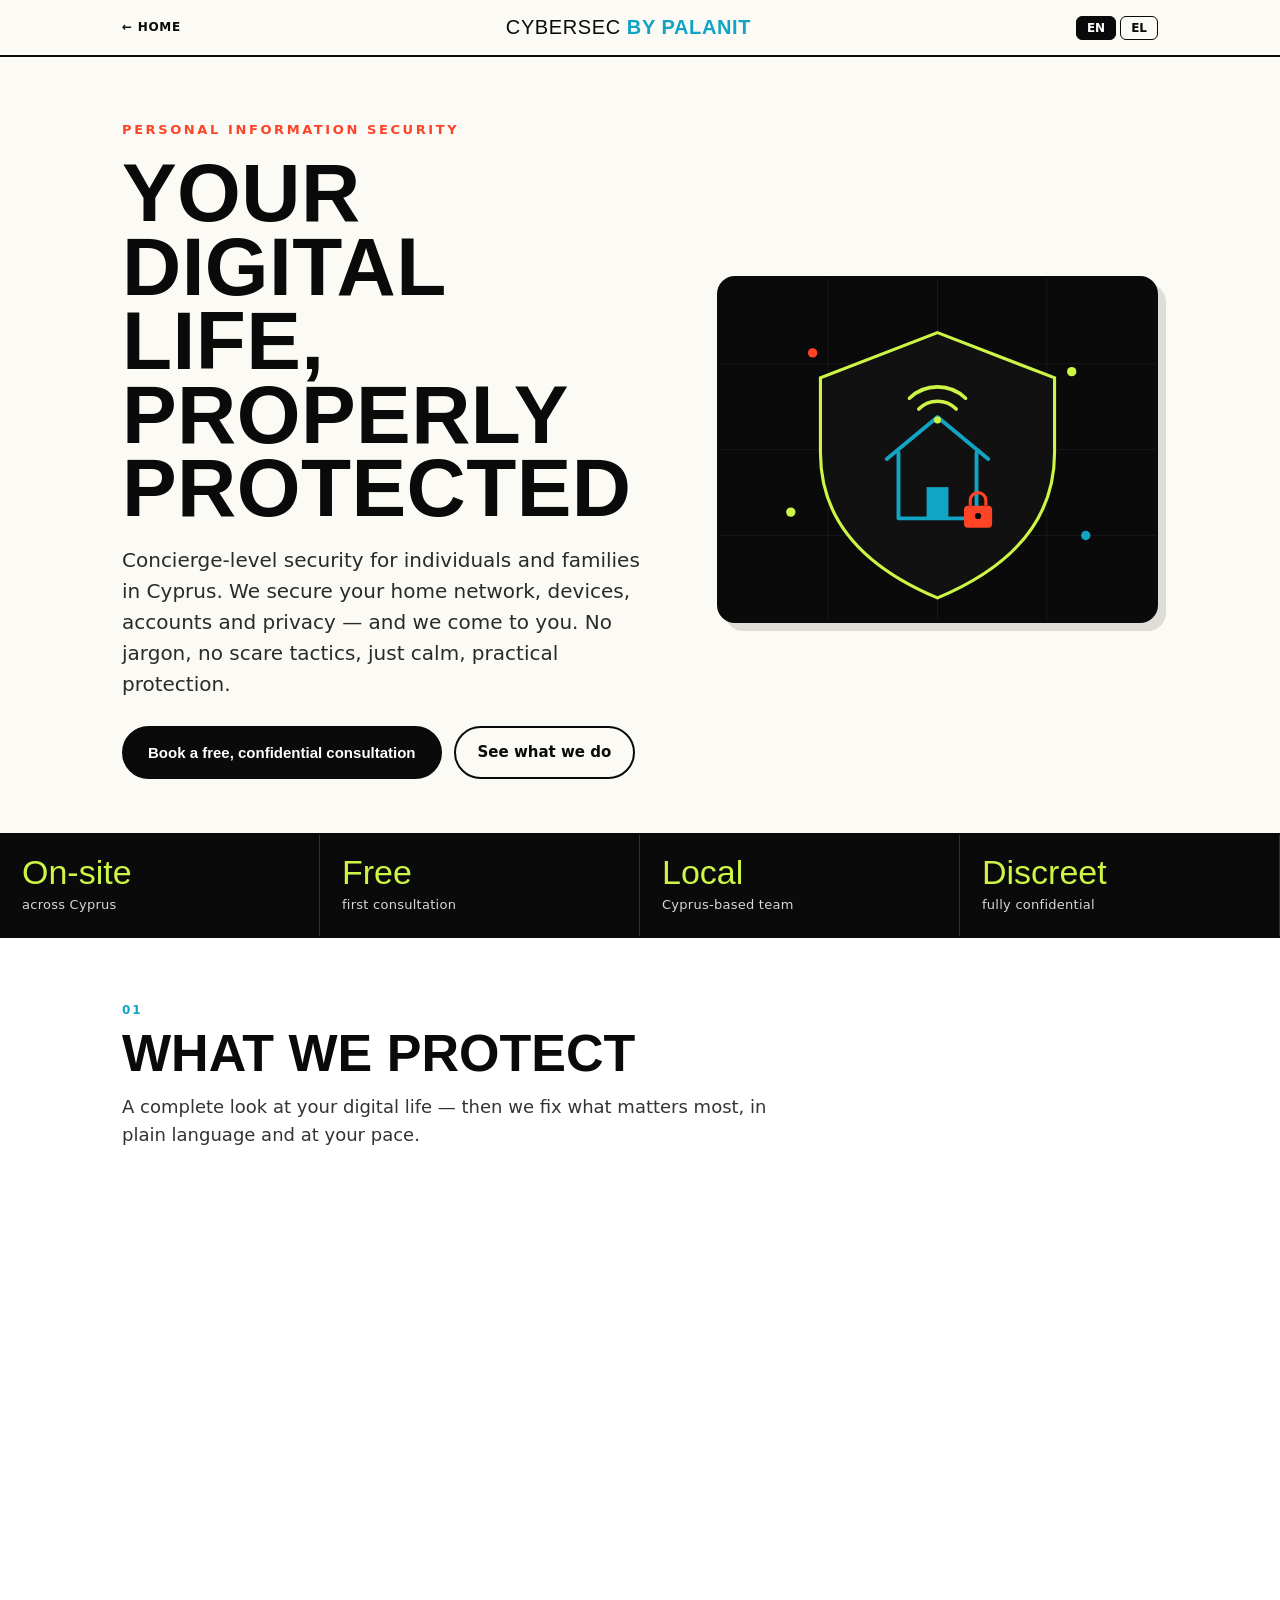
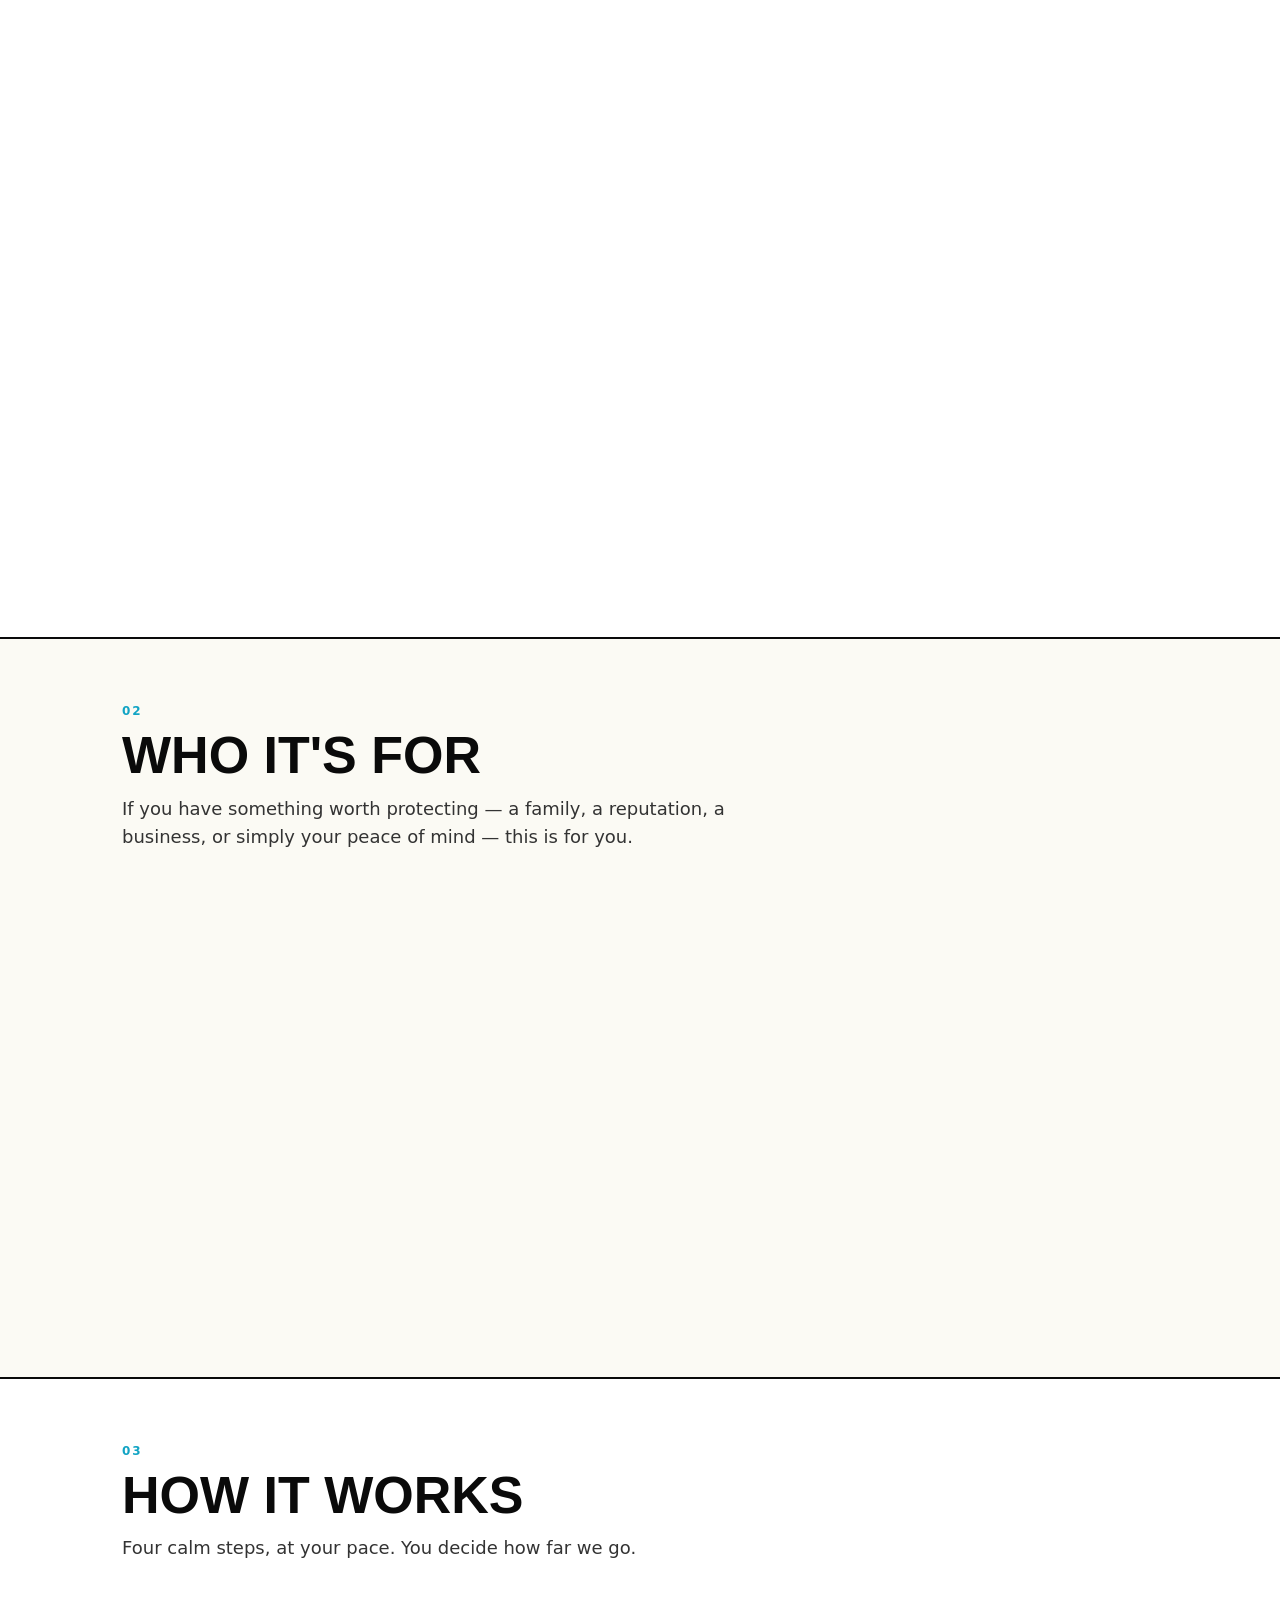
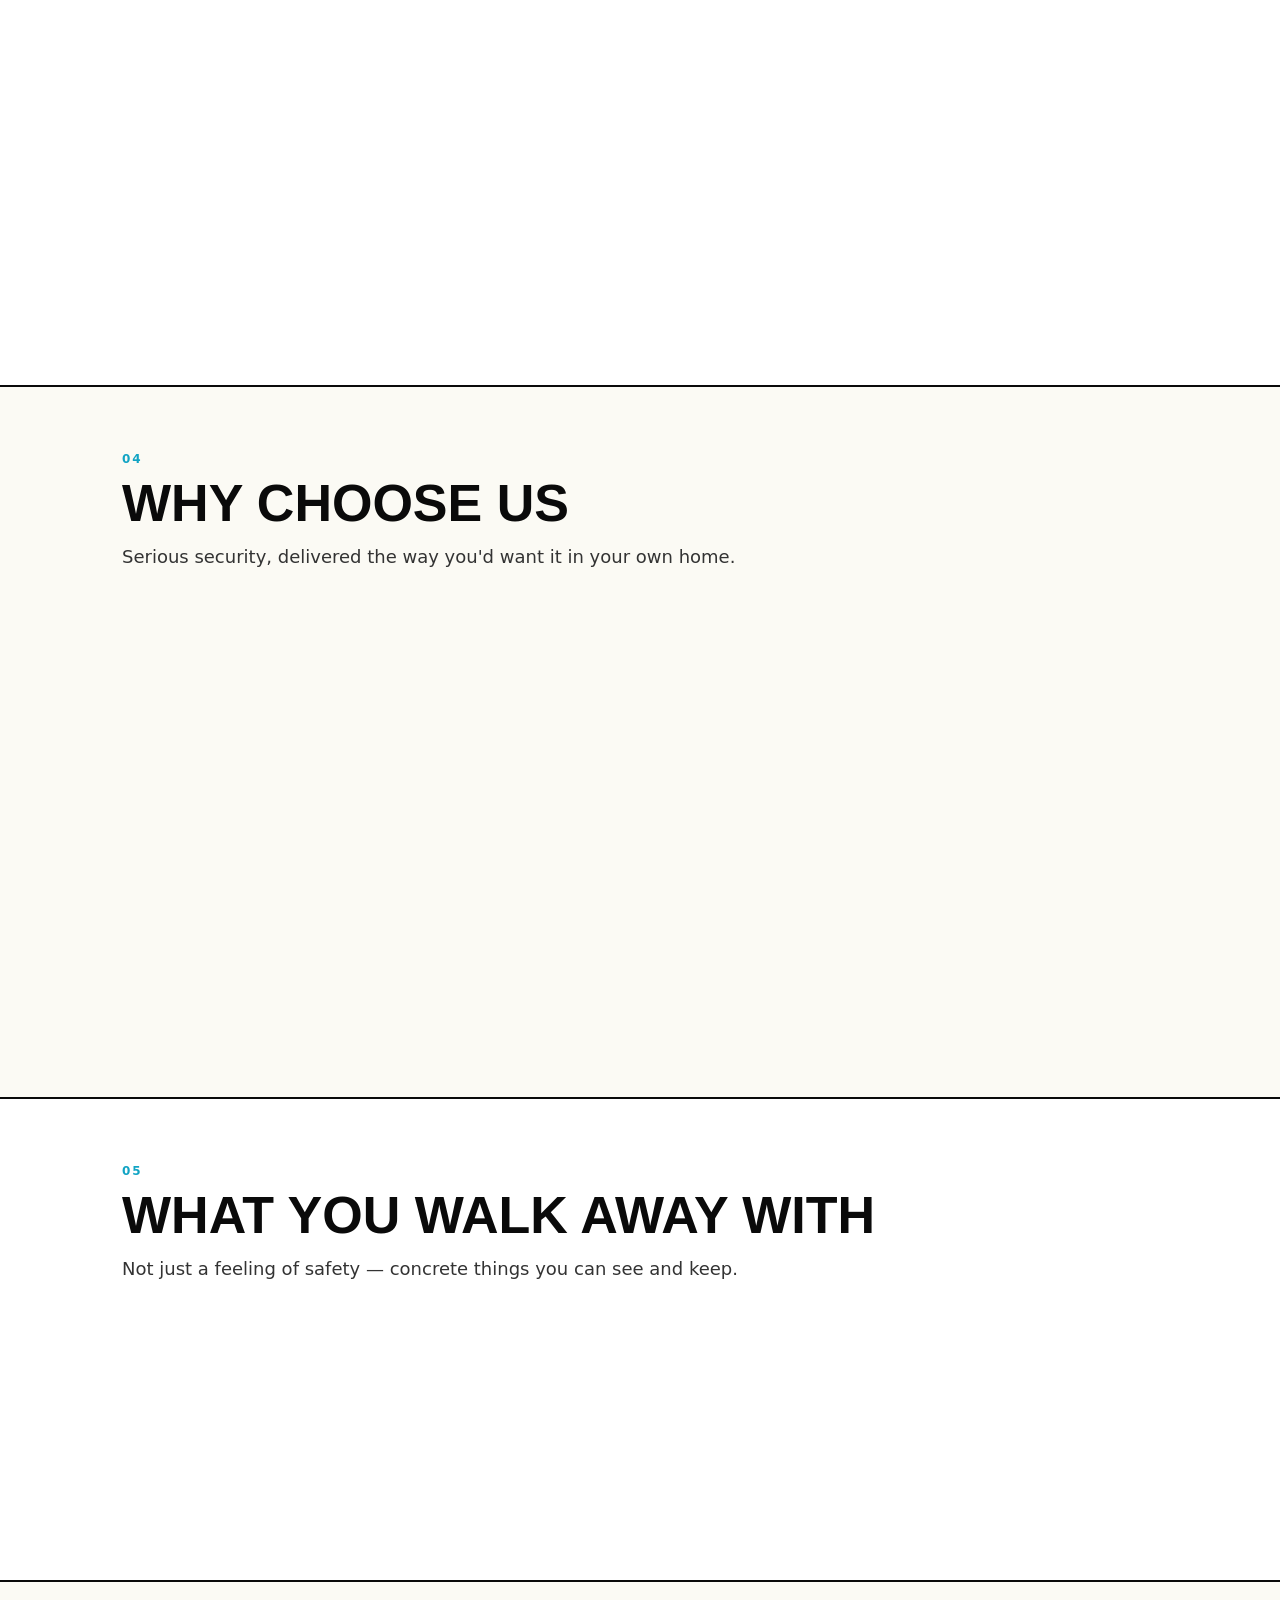
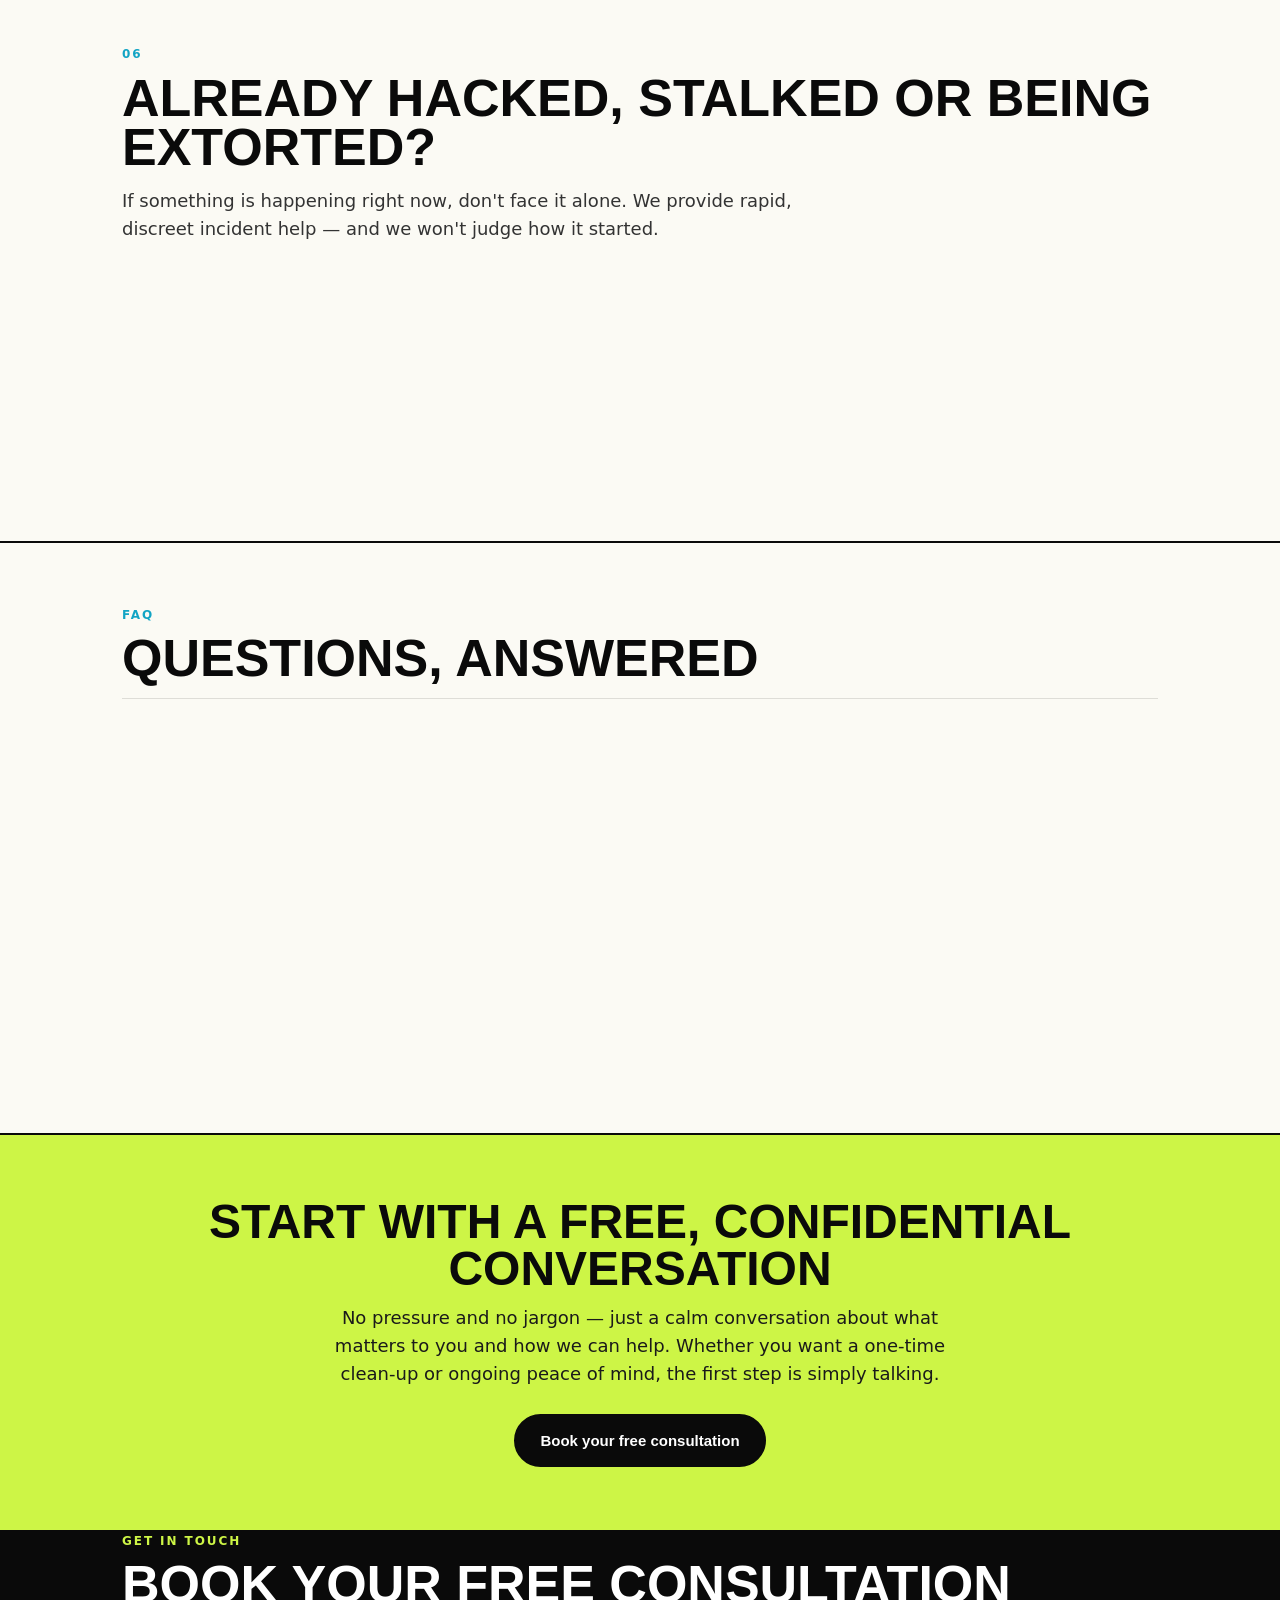
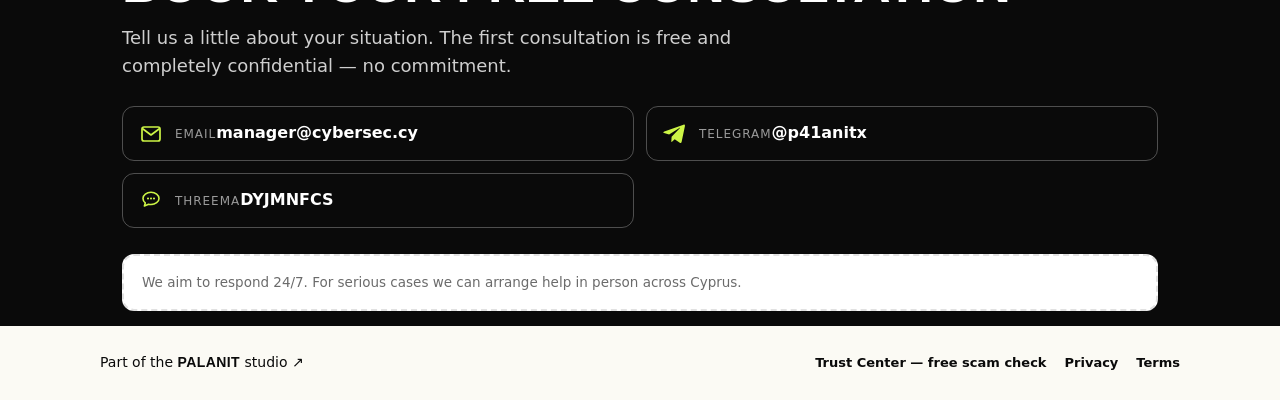
<file: personal-information-security.html>
<!DOCTYPE html>
<html lang="en">
<head>
  <meta charset="UTF-8" />
  <meta name="viewport" content="width=device-width, initial-scale=1.0" />
  <meta http-equiv="Content-Security-Policy" content="default-src 'self'; script-src 'self'; style-src 'self' https://fonts.googleapis.com; font-src https://fonts.gstatic.com; img-src 'self' data:; connect-src 'self'; base-uri 'self'; form-action 'self'; frame-ancestors 'none'; object-src 'none'" />
  <meta name="referrer" content="strict-origin-when-cross-origin" />
  <title>Personal Cyber Security Cyprus | CyberSec by Palanit</title>
  <meta name="description" content="Concierge personal cyber security for individuals and families in Cyprus. Protect your home network, devices, accounts and privacy. Free consultation." />
  <meta name="keywords" content="personal cyber security Cyprus, family online safety, remove spyware, remove stalkerware, identity theft protection, home network security, account takeover protection, SIM-swap protection, digital footprint removal, incident response Cyprus" />
  <link rel="canonical" href="https://cybersec.cy/personal-information-security.html" />
  <meta name="robots" content="index, follow, max-image-preview:large" />
  <meta name="author" content="CyberSec by Palanit" />
  <meta property="og:site_name" content="CyberSec by Palanit" />
  <meta property="og:title" content="Personal Cyber Security Cyprus | CyberSec by Palanit" />
  <meta property="og:description" content="Concierge personal cyber security for individuals and families in Cyprus. Protect your home network, devices, accounts and privacy. Free consultation." />
  <meta property="og:type" content="website" />
  <meta property="og:url" content="https://cybersec.cy/personal-information-security.html" />
  <meta property="og:locale" content="en" />
  <meta property="og:locale:alternate" content="el" />
  <link rel="icon" href="/favicon.ico" sizes="32x32" />
  <link rel="icon" href="/favicon.svg" type="image/svg+xml" />
  <link rel="apple-touch-icon" href="/apple-touch-icon.png" />
  <meta name="theme-color" content="#fbfaf4" />
  <link rel="preconnect" href="https://fonts.googleapis.com" />
  <link rel="preconnect" href="https://fonts.gstatic.com" crossorigin />
  <link href="https://fonts.googleapis.com/css2?family=Anton&family=Space+Grotesk:wght@400;500;700&display=swap" rel="stylesheet" />
  <link rel="stylesheet" href="service.css" />
  <script type="application/ld+json">
{"@context": "https://schema.org", "@type": "ProfessionalService", "name": "CyberSec by Palanit — Personal Information Security", "serviceType": "Personal cyber security", "url": "https://cybersec.cy/personal-information-security.html", "provider": {"@type": "Organization", "name": "CyberSec by Palanit", "url": "https://cybersec.cy"}, "areaServed": {"@type": "Country", "name": "Cyprus", "alternateName": "CY"}, "audience": {"@type": "Audience", "audienceType": "Individuals and families in Cyprus"}, "description": "Concierge personal cyber security for individuals and families in Cyprus: secure home network and Wi-Fi, device and spyware cleanup, digital hygiene, identity and account protection, privacy and digital-footprint reduction, family safety, travel opsec and incident response.", "availableLanguage": ["en", "el"], "hasOfferCatalog": {"@type": "OfferCatalog", "name": "Personal Information Security services", "itemListElement": [{"@type": "Offer", "itemOffered": {"@type": "Service", "name": "Secure home network & Wi-Fi"}}, {"@type": "Offer", "itemOffered": {"@type": "Service", "name": "Device protection & spyware/stalkerware cleanup"}}, {"@type": "Offer", "itemOffered": {"@type": "Service", "name": "Digital hygiene (2FA, password manager, encrypted backup)"}}, {"@type": "Offer", "itemOffered": {"@type": "Service", "name": "Account & identity protection"}}, {"@type": "Offer", "itemOffered": {"@type": "Service", "name": "Privacy & digital-footprint reduction"}}, {"@type": "Offer", "itemOffered": {"@type": "Service", "name": "Family & children online safety"}}, {"@type": "Offer", "itemOffered": {"@type": "Service", "name": "Travel & physical-digital opsec"}}, {"@type": "Offer", "itemOffered": {"@type": "Service", "name": "Incident response for compromised, stalked or extorted clients"}}]}}
  </script>
</head>
<body class="svc">

  <header class="svc-top">
    <div class="svc-top__inner">
      <a class="svc-back" href="/">&larr; <span data-el="Αρχική">Home</span></a>
      <span class="svc-brand">CyberSec <b>by Palanit</b></span>
      <div class="svc-lang" role="group" aria-label="Language">
        <button type="button" data-setlang="en" class="is-active">EN</button>
        <button type="button" data-setlang="el">EL</button>
      </div>
    </div>
  </header>

  <main>
    <section class="svc-hero">
      <div class="wrap svc-hero__grid">
        <div class="svc-hero__copy reveal in">
          <p class="svc-eyebrow" data-el="Προσωπική Ασφάλεια Πληροφοριών">Personal Information Security</p>
          <h1 class="svc-title" data-el="Η ψηφιακή σας ζωή, σωστά προστατευμένη">Your digital life, properly protected</h1>
          <p class="svc-lead" data-el="Εξατομικευμένη ασφάλεια υψηλού επιπέδου για ιδιώτες και οικογένειες στην Κύπρο. Προστατεύουμε το οικιακό σας δίκτυο, τις συσκευές, τους λογαριασμούς και την ιδιωτικότητά σας — κι ερχόμαστε εμείς σε εσάς. Χωρίς τεχνική ορολογία, χωρίς εκφοβισμούς· μόνο ήρεμη, πρακτική προστασία.">Concierge-level security for individuals and families in Cyprus. We secure your home network, devices, accounts and privacy — and we come to you. No jargon, no scare tactics, just calm, practical protection.</p>
          <div class="svc-cta-row">
            <a class="btn-primary" href="#contact" data-el="Κλείστε δωρεάν, εμπιστευτικό ραντεβού">Book a free, confidential consultation</a>
            <a class="btn-ghost" href="#what-we-protect" data-el="Δείτε τι κάνουμε">See what we do</a>
          </div>
        </div>
        <div class="svc-hero__art reveal in" aria-hidden="true"><svg viewBox="0 0 560 440" fill="none" xmlns="http://www.w3.org/2000/svg" role="img">
  <rect width="560" height="440" fill="#0a0a0a"/>
  <g stroke="#1c1c1c" stroke-width="1"><path d="M0 110h560M0 220h560M0 330h560M140 0v440M280 0v440M420 0v440"/></g>
  <path d="M280 70l150 58v96c0 92-64 150-150 186-86-36-150-94-150-186v-96Z" fill="#111" stroke="#cdf546" stroke-width="4"/>
  <path d="M215 232l65-54 65 54" stroke="#12a4c4" stroke-width="5" stroke-linecap="round" stroke-linejoin="round"/>
  <path d="M230 224v84h100v-84" stroke="#12a4c4" stroke-width="5" stroke-linecap="round" stroke-linejoin="round"/>
  <rect x="266" y="268" width="28" height="40" fill="#12a4c4"/>
  <g stroke="#cdf546" stroke-width="4.5" stroke-linecap="round" fill="none"><path d="M256 168a34 34 0 0 1 48 0"/><path d="M244 154a52 52 0 0 1 72 0"/></g>
  <circle cx="280" cy="182" r="4.5" fill="#cdf546"/>
  <g transform="translate(332 298)"><rect x="-18" y="-6" width="36" height="28" rx="5" fill="#ff4326"/><path d="M-10-6v-7a10 10 0 0 1 20 0v7" stroke="#ff4326" stroke-width="4" fill="none"/><circle cx="0" cy="7" r="4" fill="#0a0a0a"/></g>
  <circle cx="120" cy="96" r="6" fill="#ff4326"/><circle cx="452" cy="120" r="6" fill="#cdf546"/><circle cx="470" cy="330" r="6" fill="#12a4c4"/><circle cx="92" cy="300" r="6" fill="#cdf546"/>
</svg></div>
      </div>
    </section>

    <section class="svc-strip"><div class="svc-strip__grid"><div class="svc-strip__item"><div class="svc-strip__k" data-el="Επιτόπου">On-site</div><div class="svc-strip__v" data-el="σε όλη την Κύπρο">across Cyprus</div></div><div class="svc-strip__item"><div class="svc-strip__k" data-el="Δωρεάν">Free</div><div class="svc-strip__v" data-el="πρώτη συμβουλή">first consultation</div></div><div class="svc-strip__item"><div class="svc-strip__k" data-el="Τοπική">Local</div><div class="svc-strip__v" data-el="ομάδα στην Κύπρο">Cyprus-based team</div></div><div class="svc-strip__item"><div class="svc-strip__k" data-el="Διακριτικά">Discreet</div><div class="svc-strip__v" data-el="πλήρως εμπιστευτικά">fully confidential</div></div></div></section>
    <section class="svc-sec svc-sec--white" id="what-we-protect"><div class="wrap"><p class="svc-tag">01</p><h2 class="svc-h2" data-el="Τι προστατεύουμε">What we protect</h2><p class="svc-sec__lead" data-el="Μια πλήρης εικόνα της ψηφιακής σας ζωής — και στη συνέχεια διορθώνουμε ό,τι έχει τη μεγαλύτερη σημασία, με απλά λόγια και με τον δικό σας ρυθμό.">A complete look at your digital life — then we fix what matters most, in plain language and at your pace.</p><div class="svc-grid"><div class="svc-card reveal"><div class="svc-card__ico"><svg viewBox="0 0 24 24" fill="none" stroke="currentColor" stroke-width="1.7" stroke-linecap="round" stroke-linejoin="round" aria-hidden="true"><path d="M4 11.5 12 5l8 6.5"/><path d="M6 10.5V20h12v-9.5"/><path d="M9.5 15.5a3.5 3.5 0 0 1 5 0"/><path d="M12 18h.01"/></svg></div><h3 class="svc-card__title" data-el="Ασφαλές οικιακό δίκτυο &amp; Wi-Fi">Secure home network &amp; Wi-Fi</h3><p class="svc-card__body" data-el="Θωρακίζουμε το router σας, αντικαθιστούμε προεπιλεγμένους κωδικούς και επικίνδυνες ρυθμίσεις, στήνουμε ξεχωριστό δίκτυο επισκεπτών και VPN, και τοποθετούμε τις έξυπνες και IoT συσκευές σε ελεγχόμενο, διαχωρισμένο δίκτυο — ώστε μια φθηνή συσκευή να μην γίνει πόρτα εισόδου στο σπίτι σας.">We harden your router, replace default passwords and risky settings, set up a separate guest network and a VPN, and put your smart-home and IoT devices on a controlled, segmented network — so a cheap gadget can't become a way into your home.</p></div><div class="svc-card reveal"><div class="svc-card__ico"><svg viewBox="0 0 24 24" fill="none" stroke="currentColor" stroke-width="1.7" stroke-linecap="round" stroke-linejoin="round" aria-hidden="true"><rect x="6" y="3" width="12" height="18" rx="2"/><path d="M12 7v4l2 2"/><path d="M12 17h.01"/></svg></div><h3 class="svc-card__title" data-el="Προστασία &amp; καθαρισμός συσκευών">Device protection &amp; cleanup</h3><p class="svc-card__body" data-el="Ελέγχουμε τα κινητά, τους φορητούς υπολογιστές και τα tablet σας για malware, spyware και stalkerware, αφαιρούμε ό,τι εντοπίσουμε και αναζητούμε κρυφή παρακολούθηση, ύποπτα προφίλ και αλλαγές ρυθμίσεων που μπορεί να έχει αφήσει κάποιος.">We check your phones, laptops and tablets for malware, spyware and stalkerware, remove what we find, and look for hidden monitoring, suspicious profiles and configuration changes someone may have left behind.</p></div><div class="svc-card reveal"><div class="svc-card__ico"><svg viewBox="0 0 24 24" fill="none" stroke="currentColor" stroke-width="1.7" stroke-linecap="round" stroke-linejoin="round" aria-hidden="true"><circle cx="8" cy="12" r="3.2"/><path d="M11 12h9M17 12v3M20 12v2.5"/></svg></div><h3 class="svc-card__title" data-el="Καθημερινή ψηφιακή υγιεινή">Everyday digital hygiene</h3><p class="svc-card__body" data-el="Ενεργοποιούμε two-factor authentication (2FA) όπου έχει σημασία, σας στήνουμε έναν password manager που θα χρησιμοποιείτε πραγματικά, ρυθμίζουμε κρυπτογραφημένα αντίγραφα ασφαλείας για ό,τι δεν αντέχετε να χάσετε, και προσθέτουμε παρακολούθηση που σας ειδοποιεί όταν τα δεδομένα σας εμφανιστούν σε διαρροή.">We turn on two-factor authentication everywhere it counts, set you up with a password manager you'll actually use, arrange encrypted backups of what you can't afford to lose, and add monitoring that warns you when your data appears in a breach.</p></div><div class="svc-card reveal"><div class="svc-card__ico"><svg viewBox="0 0 24 24" fill="none" stroke="currentColor" stroke-width="1.7" stroke-linecap="round" stroke-linejoin="round" aria-hidden="true"><rect x="3" y="5" width="18" height="14" rx="2"/><circle cx="8.5" cy="11" r="2"/><path d="M5.8 16c.4-1.6 1.6-2.3 2.7-2.3s2.3.7 2.7 2.3"/><path d="M14 10h4M14 13h4"/></svg></div><h3 class="svc-card__title" data-el="Προστασία λογαριασμών &amp; ταυτότητας">Account &amp; identity protection</h3><p class="svc-card__body" data-el="Θωρακίζουμε το email, τους τραπεζικούς και τους λογαριασμούς κοινωνικής δικτύωσης απέναντι σε phishing και κατάληψη λογαριασμού, σας προστατεύουμε από επιθέσεις SIM-swap στον αριθμό σας, και ελέγχουμε την ιδιωτικότητα στα social media ώστε άγνωστοι να μην μπορούν να συνθέσουν την εικόνα της ζωής σας.">We lock down your email, banking and social accounts against phishing and takeover, protect you against SIM-swap attacks on your phone number, and review your social-media privacy so strangers can't piece your life together.</p></div><div class="svc-card reveal"><div class="svc-card__ico"><svg viewBox="0 0 24 24" fill="none" stroke="currentColor" stroke-width="1.7" stroke-linecap="round" stroke-linejoin="round" aria-hidden="true"><path d="M3 12s3.5-6 9-6c1.6 0 3 .5 4.2 1.2"/><path d="M21 12s-3.5 6-9 6c-1.6 0-3-.5-4.2-1.2"/><circle cx="12" cy="12" r="2.4"/><path d="M4 4l16 16"/></svg></div><h3 class="svc-card__title" data-el="Ιδιωτικότητα &amp; μείωση ψηφιακού αποτυπώματος">Privacy &amp; digital-footprint reduction</h3><p class="svc-card__body" data-el="Πραγματοποιούμε έναν έλεγχο OSINT για να σας δείξουμε ακριβώς τι είναι εκτεθειμένο για εσάς στο διαδίκτυο, και στη συνέχεια εργαζόμαστε για την αφαίρεση των στοιχείων σας από data-broker και ιστότοπους αναζήτησης προσώπων, μειώνοντας όσα γνωρίζει αθόρυβα το διαδίκτυο για εσάς και την οικογένειά σας.">We run an OSINT self-check to show you exactly what's exposed about you online, then work to remove your details from data-broker and people-search sites and reduce what the internet quietly knows about you and your family.</p></div><div class="svc-card reveal"><div class="svc-card__ico"><svg viewBox="0 0 24 24" fill="none" stroke="currentColor" stroke-width="1.7" stroke-linecap="round" stroke-linejoin="round" aria-hidden="true"><circle cx="8" cy="8" r="2.4"/><circle cx="16.5" cy="9" r="1.8"/><path d="M4 19c0-2.6 1.8-4.4 4-4.4s4 1.8 4 4.4"/><path d="M13.5 19c0-1.9 1.3-3.3 3-3.3s3 1.4 3 3.3"/></svg></div><h3 class="svc-card__title" data-el="Ασφάλεια οικογένειας &amp; παιδιών">Family &amp; children safety</h3><p class="svc-card__body" data-el="Ρυθμίζουμε γονικούς ελέγχους και προστασίες ανάλογες με την ηλικία, ασφαλίζουμε τις συσκευές των παιδιών και τις νέες συσκευές, και σας δίνουμε σαφή, πρακτική καθοδήγηση ώστε όλη η οικογένεια να είναι πιο ασφαλής στο διαδίκτυο — χωρίς να μετατρέψουμε το σπίτι σας σε χώρο παρακολούθησης.">We set up parental controls and age-appropriate protections, secure your children's devices and new gadgets, and give you clear, practical guidance so the whole family is safer online — without turning your home into a surveillance state.</p></div><div class="svc-card reveal"><div class="svc-card__ico"><svg viewBox="0 0 24 24" fill="none" stroke="currentColor" stroke-width="1.7" stroke-linecap="round" stroke-linejoin="round" aria-hidden="true"><path d="M10.5 3.5c.8-.8 1.8-.6 2 .3l.6 5.2 5.4 2.6c.9.4.9 1.4.1 1.8l-4.8 1.2-1 4.3c-.2.9-1.2 1-1.6.2l-1.8-3.8-4 .4c-.9.1-1.4-.9-.7-1.5l3-2.6-1.9-3.6c-.4-.8.3-1.7 1.2-1.4l4 1.3Z"/></svg></div><h3 class="svc-card__title" data-el="Ασφάλεια ταξιδιών &amp; φυσικο-ψηφιακή προστασία">Travel &amp; physical-digital opsec</h3><p class="svc-card__body" data-el="Πριν ταξιδέψετε, προετοιμάζουμε τις συσκευές σας για δημόσια Wi-Fi, αεροδρόμια και ξενοδοχεία, μειώνουμε τον κίνδυνο από κλοπή συσκευής, και σας συμβουλεύουμε για διελεύσεις συνόρων και ευαίσθητους προορισμούς, ώστε τα δεδομένα σας να παραμένουν δικά σας όπου κι αν βρίσκεστε.">Before you travel we prepare your devices for public Wi-Fi, airports and hotels, reduce your risk from device theft, and advise on border crossings and sensitive destinations so your data stays yours wherever you go.</p></div></div></div></section><section class="svc-sec svc-sec--warm" id="who-its-for"><div class="wrap"><p class="svc-tag">02</p><h2 class="svc-h2" data-el="Σε ποιους απευθύνεται">Who it's for</h2><p class="svc-sec__lead" data-el="Αν έχετε κάτι που αξίζει να προστατεύσετε — μια οικογένεια, μια φήμη, μια επιχείρηση ή απλώς την ηρεμία σας — αυτή η υπηρεσία είναι για εσάς.">If you have something worth protecting — a family, a reputation, a business, or simply your peace of mind — this is for you.</p><div class="svc-grid"><div class="svc-card reveal"><div class="svc-card__ico"><svg viewBox="0 0 24 24" fill="none" stroke="currentColor" stroke-width="1.7" stroke-linecap="round" stroke-linejoin="round" aria-hidden="true"><path d="M4 7l5-2 6 2 5-2v12l-5 2-6-2-5 2Z"/><path d="M9 5v12M15 7v12"/></svg></div><h3 class="svc-card__title" data-el="Expats &amp; νεοφερμένοι στην Κύπρο">Expats &amp; newcomers to Cyprus</h3><p class="svc-card__body" data-el="Η μετακόμιση σε νέα χώρα σημαίνει νέες τράπεζες, νέες κάρτες SIM και νέους λογαριασμούς — ακριβώς τις στιγμές που εκμεταλλεύονται οι απατεώνες. Σας βοηθάμε να εγκατασταθείτε με ασφάλεια από την πρώτη μέρα.">Moving countries means new banks, new SIM cards and new accounts — all prime moments for fraud. We help you settle in securely from day one.</p></div><div class="svc-card reveal"><div class="svc-card__ico"><svg viewBox="0 0 24 24" fill="none" stroke="currentColor" stroke-width="1.7" stroke-linecap="round" stroke-linejoin="round" aria-hidden="true"><path d="M12 3l7 3v5.5c0 4.6-3 7.6-7 9.1-4-1.5-7-4.5-7-9.1V6Z"/><path d="M8.7 12l2.2 2.2L15.4 9"/></svg></div><h3 class="svc-card__title" data-el="Εύποροι ιδιώτες &amp; οικογένειες">High-net-worth individuals &amp; families</h3><p class="svc-card__body" data-el="Ο ορατός πλούτος τραβά την προσοχή. Μειώνουμε όσα είναι δημόσια γνωστά για εσάς, προστατεύουμε τους λογαριασμούς και τις συσκευές σας, και κρατάμε ιδιωτική την καθημερινότητα της οικογένειάς σας.">Visible wealth attracts attention. We reduce what's public about you, protect your accounts and devices, and keep your family's everyday life private.</p></div><div class="svc-card reveal"><div class="svc-card__ico"><svg viewBox="0 0 24 24" fill="none" stroke="currentColor" stroke-width="1.7" stroke-linecap="round" stroke-linejoin="round" aria-hidden="true"><rect x="3" y="5" width="18" height="14" rx="2"/><circle cx="8.5" cy="11" r="2"/><path d="M5.8 16c.4-1.6 1.6-2.3 2.7-2.3s2.3.7 2.7 2.3"/><path d="M14 10h4M14 13h4"/></svg></div><h3 class="svc-card__title" data-el="Στελέχη &amp; δημόσια πρόσωπα">Executives &amp; public figures</h3><p class="svc-card__body" data-el="Όταν το όνομά σας ανοίγει πόρτες, προσελκύει και στοχευμένες επιθέσεις. Προστατεύουμε εσάς και τους ανθρώπους γύρω σας από phishing, πλαστοπροσωπία και έκθεση.">When your name opens doors, it also invites targeted attacks. We protect you and the people around you from phishing, impersonation and exposure.</p></div><div class="svc-card reveal"><div class="svc-card__ico"><svg viewBox="0 0 24 24" fill="none" stroke="currentColor" stroke-width="1.7" stroke-linecap="round" stroke-linejoin="round" aria-hidden="true"><path d="M12 20s-7-4.3-7-9.2A3.8 3.8 0 0 1 12 8a3.8 3.8 0 0 1 7-2.8"/><path d="M14.5 12l2 2 3.5-4"/></svg></div><h3 class="svc-card__title" data-el="Όσοι θέλουν ηρεμία">Anyone who wants peace of mind</h3><p class="svc-card__body" data-el="Δεν χρειάζεται να είστε στόχος για να αξίζετε καλή ασφάλεια. Πολλοί πελάτες μας είναι απλοί κάτοικοι που θέλουν απλώς να τακτοποιηθεί σωστά, μία φορά, η ψηφιακή τους ζωή.">You don't need to be a target to deserve good security. Many of our clients are ordinary residents who simply want their digital life handled properly, once.</p></div></div></div></section><section class="svc-sec svc-sec--white" id="how-it-works"><div class="wrap"><p class="svc-tag">03</p><h2 class="svc-h2" data-el="Πώς λειτουργεί">How it works</h2><p class="svc-sec__lead" data-el="Τέσσερα ήρεμα βήματα, με τον δικό σας ρυθμό. Εσείς αποφασίζετε πόσο μακριά θα φτάσουμε.">Four calm steps, at your pace. You decide how far we go.</p><div class="svc-steps"><div class="svc-step reveal"><span class="svc-step__n">1</span><h3 class="svc-step__title" data-el="Δωρεάν, εμπιστευτική συμβουλή">Free, confidential consultation</h3><p class="svc-step__body" data-el="Μιλάμε, από κοντά ή σε ιδιωτική κλήση, για την κατάστασή σας και τις ανησυχίες σας. Χωρίς δέσμευση, χωρίς να απαιτούνται τεχνικές γνώσεις, χωρίς να κοινοποιείται τίποτα σε κανέναν.">We talk, in person or on a private call, about your situation and your concerns. No commitment, no technical knowledge required, nothing shared with anyone.</p></div><div class="svc-step reveal"><span class="svc-step__n">2</span><h3 class="svc-step__title" data-el="Αξιολόγηση της έκθεσής σας">Assessment of your exposure</h3><p class="svc-step__body" data-el="Εξετάζουμε τις συσκευές, τα δίκτυα, τους λογαριασμούς και το ψηφιακό σας αποτύπωμα και σας δίνουμε μια σαφή, ιεραρχημένη εικόνα των πραγματικών κινδύνων — αυτών που αξίζει να αντιμετωπιστούν πρώτοι.">We review your devices, networks, accounts and online footprint and give you a clear, prioritised picture of your real risks — the ones worth acting on first.</p></div><div class="svc-step reveal"><span class="svc-step__n">3</span><h3 class="svc-step__title" data-el="Ρύθμιση &amp; θωράκιση">Setup &amp; hardening</h3><p class="svc-step__body" data-el="Αναλαμβάνουμε την πρακτική δουλειά: ασφαλίζουμε συσκευές, διορθώνουμε δίκτυα, καθαρίζουμε λογαριασμούς και κλειδώνουμε την ιδιωτικότητά σας — και εξηγούμε κάθε αλλαγή με απλά λόγια.">We do the hands-on work: securing devices, fixing networks, cleaning up accounts and locking down your privacy — and we explain every change in plain terms.</p></div><div class="svc-step reveal"><span class="svc-step__n">4</span><h3 class="svc-step__title" data-el="Συνεχής υποστήριξη">Ongoing support</h3><p class="svc-step__body" data-el="Η ασφάλεια δεν είναι μια εφάπαξ εργασία. Παραμένουμε διαθέσιμοι για απορίες, παρακολουθούμε ειδοποιήσεις διαρροών και έκθεσης, και επικοινωνούμε μαζί σας ώστε η προστασία σας να συμβαδίζει με τη ζωή σας.">Security isn't a one-off. We stay reachable for questions, keep an eye on breach and exposure alerts, and check in so your protection keeps pace with your life.</p></div></div></div></section><section class="svc-sec svc-sec--warm" id="why-us"><div class="wrap"><p class="svc-tag">04</p><h2 class="svc-h2" data-el="Γιατί να μας επιλέξετε">Why choose us</h2><p class="svc-sec__lead" data-el="Σοβαρή ασφάλεια, με τον τρόπο που θα θέλατε μέσα στο ίδιο σας το σπίτι.">Serious security, delivered the way you'd want it in your own home.</p><div class="svc-grid"><div class="svc-card reveal"><div class="svc-card__ico"><svg viewBox="0 0 24 24" fill="none" stroke="currentColor" stroke-width="1.7" stroke-linecap="round" stroke-linejoin="round" aria-hidden="true"><path d="M4 7l5-2 6 2 5-2v12l-5 2-6-2-5 2Z"/><path d="M9 5v12M15 7v12"/></svg></div><h3 class="svc-card__title" data-el="Τοπική ομάδα στην Κύπρο">A local Cyprus team</h3><p class="svc-card__body" data-el="Βρισκόμαστε εδώ και ερχόμαστε σε εσάς — στο σπίτι ή στο γραφείο, σε όλη την Κύπρο. Χωρίς τηλεφωνικά κέντρα στο εξωτερικό, χωρίς απρόσωπες ουρές υποστήριξης.">We're based here and we come to you — at home or at the office, across Cyprus. No call centres abroad, no faceless support queue.</p></div><div class="svc-card reveal"><div class="svc-card__ico"><svg viewBox="0 0 24 24" fill="none" stroke="currentColor" stroke-width="1.7" stroke-linecap="round" stroke-linejoin="round" aria-hidden="true"><path d="M12 3l7 3v5.5c0 4.6-3 7.6-7 9.1-4-1.5-7-4.5-7-9.1V6Z"/><path d="M8.7 12l2.2 2.2L15.4 9"/></svg></div><h3 class="svc-card__title" data-el="Πραγματικοί μηχανικοί ασφάλειας">Real security engineers</h3><p class="svc-card__body" data-el="Τη δουλειά σας την αναλαμβάνουν επαγγελματίες που ασχολούνται μ&#x27; αυτό καθημερινά — οι ίδιοι άνθρωποι που προστατεύουν εταιρείες, στην υπηρεσία του σπιτιού και της οικογένειάς σας.">Your work is done by professionals who do this for a living — the same people who protect companies, applied to your home and family.</p></div><div class="svc-card reveal"><div class="svc-card__ico"><svg viewBox="0 0 24 24" fill="none" stroke="currentColor" stroke-width="1.7" stroke-linecap="round" stroke-linejoin="round" aria-hidden="true"><path d="M3 12s3.5-6 9-6c1.6 0 3 .5 4.2 1.2"/><path d="M21 12s-3.5 6-9 6c-1.6 0-3-.5-4.2-1.2"/><circle cx="12" cy="12" r="2.4"/><path d="M4 4l16 16"/></svg></div><h3 class="svc-card__title" data-el="Διακριτικοί &amp; εμπιστευτικοί">Discreet &amp; confidential</h3><p class="svc-card__body" data-el="Ό,τι βλέπουμε μένει μεταξύ μας. Δουλεύουμε διακριτικά, χειριζόμαστε ευαίσθητες καταστάσεις με προσοχή, και δεν μοιραζόμαστε ποτέ τις πληροφορίες σας.">What we see stays between us. We work quietly, handle sensitive situations with care, and never share your information.</p></div><div class="svc-card reveal"><div class="svc-card__ico"><svg viewBox="0 0 24 24" fill="none" stroke="currentColor" stroke-width="1.7" stroke-linecap="round" stroke-linejoin="round" aria-hidden="true"><path d="M4 12.5l5 5L20 6" stroke-width="2.4"/></svg></div><h3 class="svc-card__title" data-el="Ειλικρινείς για τον κίνδυνο">Honest about risk</h3><p class="svc-card__body" data-el="Κανείς δεν μπορεί να σας υποσχεθεί ότι είστε απρόσβλητοι, και εμείς δεν θα το κάνουμε ποτέ. Μειώνουμε ουσιαστικά τον κίνδυνο και σας λέμε ξεκάθαρα πού εξακολουθεί να υπάρχει.">No one can promise you're unhackable, and we never will. We reduce your risk substantially and tell you plainly where it still remains.</p></div></div></div></section><section class="svc-sec svc-sec--white" id="what-you-get"><div class="wrap"><p class="svc-tag">05</p><h2 class="svc-h2" data-el="Τι αποκομίζετε">What you walk away with</h2><p class="svc-sec__lead" data-el="Όχι απλώς μια αίσθηση ασφάλειας — απτά πράγματα που μπορείτε να δείτε και να κρατήσετε.">Not just a feeling of safety — concrete things you can see and keep.</p><div class="svc-feature"><div class="svc-feat reveal"><span class="svc-feat__ico"><svg viewBox="0 0 24 24" fill="none" stroke="currentColor" stroke-width="2.6" stroke-linecap="round" stroke-linejoin="round" aria-hidden="true"><path d="M4 12.5l5 5L20 6"/></svg></span><div><p class="svc-feat__title" data-el="Μια σαφής αναφορά ασφάλειας">A clear security report</p><p class="svc-feat__body" data-el="Μια γραπτή σύνοψη για το τι εντοπίσαμε, τι αλλάξαμε και τι απομένει να προσέχετε — σε γλώσσα που καταλαβαίνει ο καθένας στην οικογένεια, όχι ένα τεχνικό κατεβατό.">A written summary of what we found, what we changed and what's left to watch — in language anyone in the family can understand, not a technical dump.</p></div></div><div class="svc-feat reveal"><span class="svc-feat__ico"><svg viewBox="0 0 24 24" fill="none" stroke="currentColor" stroke-width="2.6" stroke-linecap="round" stroke-linejoin="round" aria-hidden="true"><path d="M4 12.5l5 5L20 6"/></svg></span><div><p class="svc-feat__title" data-el="Συσκευές &amp; λογαριασμοί, πραγματικά ασφαλισμένα">Devices &amp; accounts, actually secured</p><p class="svc-feat__body" data-el="Ενεργοποιημένο 2FA, έναν λειτουργικό password manager, καθαρισμένες συσκευές και θωρακισμένο δίκτυο — ρυθμισμένα, δοκιμασμένα και έτοιμα, όχι απλώς προτεινόμενα.">2FA switched on, a working password manager, cleaned-up devices and a hardened network — set up, tested and ready, not just recommended.</p></div></div><div class="svc-feat reveal"><span class="svc-feat__ico"><svg viewBox="0 0 24 24" fill="none" stroke="currentColor" stroke-width="2.6" stroke-linecap="round" stroke-linejoin="round" aria-hidden="true"><path d="M4 12.5l5 5L20 6"/></svg></span><div><p class="svc-feat__title" data-el="Μικρότερο διαδικτυακό αποτύπωμα">A smaller online footprint</p><p class="svc-feat__body" data-el="Λιγότερα προσωπικά σας δεδομένα σε ιστότοπους data-broker και λιγότερες λεπτομέρειες που μπορεί να βρει ένας άγνωστος για εσάς και το νοικοκυριό σας.">Less of your personal data sitting on data-broker sites and fewer details a stranger can find about you and your household.</p></div></div><div class="svc-feat reveal"><span class="svc-feat__ico"><svg viewBox="0 0 24 24" fill="none" stroke="currentColor" stroke-width="2.6" stroke-linecap="round" stroke-linejoin="round" aria-hidden="true"><path d="M4 12.5l5 5L20 6"/></svg></span><div><p class="svc-feat__title" data-el="Μια απευθείας γραμμή όταν μας χρειάζεστε">A direct line when you need us</p><p class="svc-feat__body" data-el="Έναν πραγματικό άνθρωπο να ρωτήσετε πριν κάνετε κλικ σε κάτι ύποπτο — και κάποιον που ήδη γνωρίζει τις ρυθμίσεις σας αν ποτέ κάτι πάει στραβά.">A real person to ask before you click something suspicious — and someone who already knows your setup if anything ever goes wrong.</p></div></div></div></div></section><section class="svc-sec svc-sec--warm" id="already-compromised"><div class="wrap"><p class="svc-tag">06</p><h2 class="svc-h2" data-el="Σας έχουν ήδη χακάρει, σας παρακολουθούν ή σας εκβιάζουν;">Already hacked, stalked or being extorted?</h2><p class="svc-sec__lead" data-el="Αν κάτι συμβαίνει αυτή τη στιγμή, μην το αντιμετωπίσετε μόνοι σας. Παρέχουμε γρήγορη, διακριτική βοήθεια σε περιστατικά — και δεν θα κρίνουμε πώς ξεκίνησε.">If something is happening right now, don't face it alone. We provide rapid, discreet incident help — and we won't judge how it started.</p><div class="svc-feature"><div class="svc-feat reveal"><span class="svc-feat__ico"><svg viewBox="0 0 24 24" fill="none" stroke="currentColor" stroke-width="2.6" stroke-linecap="round" stroke-linejoin="round" aria-hidden="true"><path d="M4 12.5l5 5L20 6"/></svg></span><div><p class="svc-feat__title" data-el="Παραβιασμένοι ή κλειδωμένοι λογαριασμοί">Hacked or locked-out accounts</p><p class="svc-feat__body" data-el="Σας βοηθάμε να ανακτήσετε τον έλεγχο σε email, social και τραπεζικούς λογαριασμούς, να κλείσουμε την πρόσβαση του επιτιθέμενου και να ασφαλίσουμε όσα συνδέονται με αυτούς.">We help you regain control of email, social and banking accounts, close the attacker's access and secure everything connected to them.</p></div></div><div class="svc-feat reveal"><span class="svc-feat__ico"><svg viewBox="0 0 24 24" fill="none" stroke="currentColor" stroke-width="2.6" stroke-linecap="round" stroke-linejoin="round" aria-hidden="true"><path d="M4 12.5l5 5L20 6"/></svg></span><div><p class="svc-feat__title" data-el="Παρακολούθηση &amp; κρυφή επιτήρηση">Stalking &amp; hidden monitoring</p><p class="svc-feat__body" data-el="Αν υποψιάζεστε ότι κάποιος παρακολουθεί το κινητό σας ή τους λογαριασμούς σας, εντοπίζουμε και αφαιρούμε την επιτήρηση και σας βοηθάμε να το κάνετε με ασφάλεια.">If you suspect someone is tracking your phone or watching your accounts, we find and remove the monitoring and help you do it safely.</p></div></div><div class="svc-feat reveal"><span class="svc-feat__ico"><svg viewBox="0 0 24 24" fill="none" stroke="currentColor" stroke-width="2.6" stroke-linecap="round" stroke-linejoin="round" aria-hidden="true"><path d="M4 12.5l5 5L20 6"/></svg></span><div><p class="svc-feat__title" data-el="Εκβιασμός &amp; διαδικτυακές απειλές">Extortion &amp; online threats</p><p class="svc-feat__body" data-el="Αντιμετωπίζετε εκβιασμό, sextortion ή απειλές; Σας βοηθάμε να αντιδράσετε ψύχραιμα, να διατηρήσετε αποδεικτικά στοιχεία και να κάνετε τα σωστά βήματα — μεταξύ άλλων με τις αρχές όταν χρειάζεται.">Facing blackmail, sextortion or threats? We help you respond calmly, preserve evidence and take the right steps — including with the authorities when needed.</p></div></div></div></div></section>
    <section class="svc-sec svc-sec--warm" id="faq"><div class="wrap"><p class="svc-tag" data-el="Συχνές ερωτήσεις">FAQ</p><h2 class="svc-h2" data-el="Απαντήσεις στις ερωτήσεις σας">Questions, answered</h2><div class="svc-faq"><div class="svc-q reveal"><button class="svc-q__head" data-el="Χρειάζεται να είμαι τεχνικά καταρτισμένος για να συνεργαστώ μαζί σας;" type="button">Do I need to be technical to work with you?</button><div class="svc-q__body"><p data-el="Καθόλου. Αναλαμβάνουμε εμείς το τεχνικό μέρος και εξηγούμε τα πάντα με απλά λόγια. Δεν χρειάζεται να γνωρίζετε από ασφάλεια — ακριβώς γι&#x27; αυτό είμαστε εδώ.">Not at all. We handle the technical side and explain everything in plain language. You don't need to understand security — that's exactly what we're here for.</p></div></div><div class="svc-q reveal"><button class="svc-q__head" data-el="Μπορείτε να εγγυηθείτε ότι δεν θα με χακάρουν;" type="button">Can you guarantee I won't be hacked?</button><div class="svc-q__body"><p data-el="Όχι — και όποιος υπόσχεται 100% προστασία δεν είναι ειλικρινής. Η ασφάλεια αφορά τη μείωση του κινδύνου, όχι την εξάλειψή του. Σας κάνουμε πολύ πιο δύσκολο στόχο και σας λέμε ξεκάθαρα πού εξακολουθεί να υπάρχει κίνδυνος.">No — and anyone promising 100% protection isn't being honest. Security is about reducing risk, not eliminating it. We make you a far harder target and tell you plainly where risk still remains.</p></div></div><div class="svc-q reveal"><button class="svc-q__head" data-el="Θα χρειαστείτε τους κωδικούς μου ή πρόσβαση στους λογαριασμούς μου;" type="button">Will you need my passwords or access to my accounts?</button><div class="svc-q__body"><p data-el="Μόνο ό,τι είναι απολύτως απαραίτητο, πάντα με τη συγκατάθεσή σας και, όπου είναι δυνατόν, με τη δική σας παρουσία. Εσείς έχετε τον έλεγχο: δεν κρατάμε τους κωδικούς σας και μπορείτε να τους αλλάξετε μόλις τελειώσουμε.">Only what's strictly necessary, always with your consent and, wherever possible, with you present. You stay in control: we don't keep your passwords, and you can change them once we're done.</p></div></div><div class="svc-q reveal"><button class="svc-q__head" data-el="Έρχεστε στο σπίτι μου ή γίνονται όλα εξ αποστάσεως;" type="button">Do you come to my home, or is it all remote?</button><div class="svc-q__body"><p data-el="Και τα δύο. Μεγάλο μέρος της δουλειάς — η θωράκιση του δικτύου και των συσκευών — γίνεται καλύτερα από κοντά, γι&#x27; αυτό ερχόμαστε σε εσάς οπουδήποτε στην Κύπρο. Η παρακολούθηση και η συνεχής υποστήριξη μπορούν να γίνουν εξ αποστάσεως.">Both. Much of the work — securing your network and devices — is best done in person, so we come to you anywhere in Cyprus. Follow-ups and ongoing support can be handled remotely.</p></div></div><div class="svc-q reveal"><button class="svc-q__head" data-el="Πόσο εμπιστευτικό είναι αυτό;" type="button">How confidential is this?</button><div class="svc-q__body"><p data-el="Απολύτως. Δουλεύουμε διακριτικά, δεν μοιραζόμαστε ποτέ τις πληροφορίες σας και είμαστε συνηθισμένοι να χειριζόμαστε ευαίσθητες καταστάσεις — ακόμη και αυτές που φέρνουν αμηχανία. Ό,τι βλέπουμε μένει μεταξύ μας.">Completely. We work discreetly, never share your information, and are used to handling sensitive situations — including the ones people feel embarrassed about. What we see stays between us.</p></div></div><div class="svc-q reveal"><button class="svc-q__head" data-el="Πόσο κοστίζει;" type="button">How much does it cost?</button><div class="svc-q__body"><p data-el="Εξαρτάται από τις ανάγκες σας — ένας στοχευμένος καθαρισμός διαφέρει πολύ από τη θωράκιση ενός ολόκληρου νοικοκυριού. Η συμβουλή είναι δωρεάν και, μετά την αξιολόγηση, θα λάβετε μια σαφή προσφορά χωρίς δέσμευση πριν ξεκινήσει οποιαδήποτε εργασία.">It depends on what you need — a focused clean-up is very different from securing a whole household. The consultation is free, and after the assessment you'll get a clear, no-obligation quote before any work begins.</p></div></div></div></div></section>
    <section class="svc-cta"><div class="wrap"><h2 class="svc-cta__h" data-el="Ξεκινήστε με μια δωρεάν, εμπιστευτική συνομιλία">Start with a free, confidential conversation</h2><p class="svc-cta__p" data-el="Χωρίς πίεση και χωρίς τεχνική ορολογία — απλώς μια ήρεμη συνομιλία για ό,τι έχει σημασία για εσάς και για το πώς μπορούμε να βοηθήσουμε. Είτε θέλετε έναν εφάπαξ καθαρισμό είτε διαρκή ηρεμία, το πρώτο βήμα είναι απλώς να μιλήσουμε.">No pressure and no jargon — just a calm conversation about what matters to you and how we can help. Whether you want a one-time clean-up or ongoing peace of mind, the first step is simply talking.</p><a class="btn-primary" href="#contact" data-el="Κλείστε το δωρεάν ραντεβού σας">Book your free consultation</a></div></section>
    <section class="svc-contact" id="contact"><div class="wrap"><p class="svc-tag" data-el="Επικοινωνία">Get in touch</p><h2 class="svc-h2" data-el="Κλείστε τη δωρεάν συμβουλή σας">Book your free consultation</h2><p class="svc-contact__lead" data-el="Πείτε μας λίγα λόγια για την περίπτωσή σας. Η πρώτη συμβουλή είναι δωρεάν και απολύτως εμπιστευτική — χωρίς καμία δέσμευση.">Tell us a little about your situation. The first consultation is free and completely confidential — no commitment.</p><div class="svc-contacts"><a href="mailto:manager@cybersec.cy" target="_blank" rel="noopener"><span class="svc-con__ico"><svg viewBox="0 0 24 24" fill="none" stroke="currentColor" stroke-width="1.7" stroke-linecap="round" stroke-linejoin="round"><rect x="3" y="5" width="18" height="14" rx="2"/><path d="M4 7l8 6 8-6"/></svg></span><span><span class="svc-con__k" data-el="Email">Email</span><span class="svc-con__v">manager@cybersec.cy</span></span></a><a href="https://t.me/p41anitx" target="_blank" rel="noopener"><span class="svc-con__ico"><svg viewBox="0 0 24 24" fill="currentColor" aria-hidden="true"><path d="M21.9 4.3 18.6 20c-.25 1.1-.9 1.37-1.83.85l-5.05-3.72-2.44 2.35c-.27.27-.5.5-1.02.5l.36-5.14L17 6.1c.4-.36-.09-.56-.62-.2L6.1 12.6l-5.03-1.57c-1.1-.34-1.12-1.1.23-1.63L20.5 2.7c.9-.34 1.69.21 1.4 1.6Z"/></svg></span><span><span class="svc-con__k" data-el="Telegram">Telegram</span><span class="svc-con__v">@p41anitx</span></span></a><a href="https://threema.id/DYJMNFCS" target="_blank" rel="noopener"><span class="svc-con__ico"><svg viewBox="0 0 24 24" fill="none" stroke="currentColor" stroke-width="1.6" stroke-linejoin="round"><path d="M4 10.4C4 7 7.6 4.3 12 4.3s8 2.7 8 6.1-3.6 6.1-8 6.1c-.86 0-1.7-.1-2.46-.29L5.4 18l.86-3.08C4.86 13.8 4 12.2 4 10.4Z"/><circle cx="9" cy="10.5" r="1.05" fill="currentColor" stroke="none"/><circle cx="12" cy="10.5" r="1.05" fill="currentColor" stroke="none"/><circle cx="15" cy="10.5" r="1.05" fill="currentColor" stroke="none"/></svg></span><span><span class="svc-con__k" data-el="Threema">Threema</span><span class="svc-con__v">DYJMNFCS</span></span></a></div><p class="svc-note" data-el="Στόχος μας είναι να απαντάμε 24/7. Για σοβαρές περιπτώσεις μπορούμε να κανονίσουμε βοήθεια επιτόπου σε όλη την Κύπρο.">We aim to respond 24/7. For serious cases we can arrange help in person across Cyprus.</p></div></section>
  </main>

  <footer class="svc-foot"><div class="wrap svc-foot__inner">
    <a class="studio" href="https://palanit.com" target="_blank" rel="noopener">Part of the <strong>PALANIT</strong> studio &#8599;</a>
    <nav class="svc-foot__links">
      <a href="/trust-center.html" data-el="Trust Center — δωρεάν έλεγχος απάτης">Trust Center — free scam check</a>
      <a href="/privacy.html" data-el="Απόρρητο">Privacy</a>
      <a href="/terms.html" data-el="Όροι">Terms</a>
    </nav>
  </div></footer>

  <script src="service.js"></script>
</body>
</html>
</file>
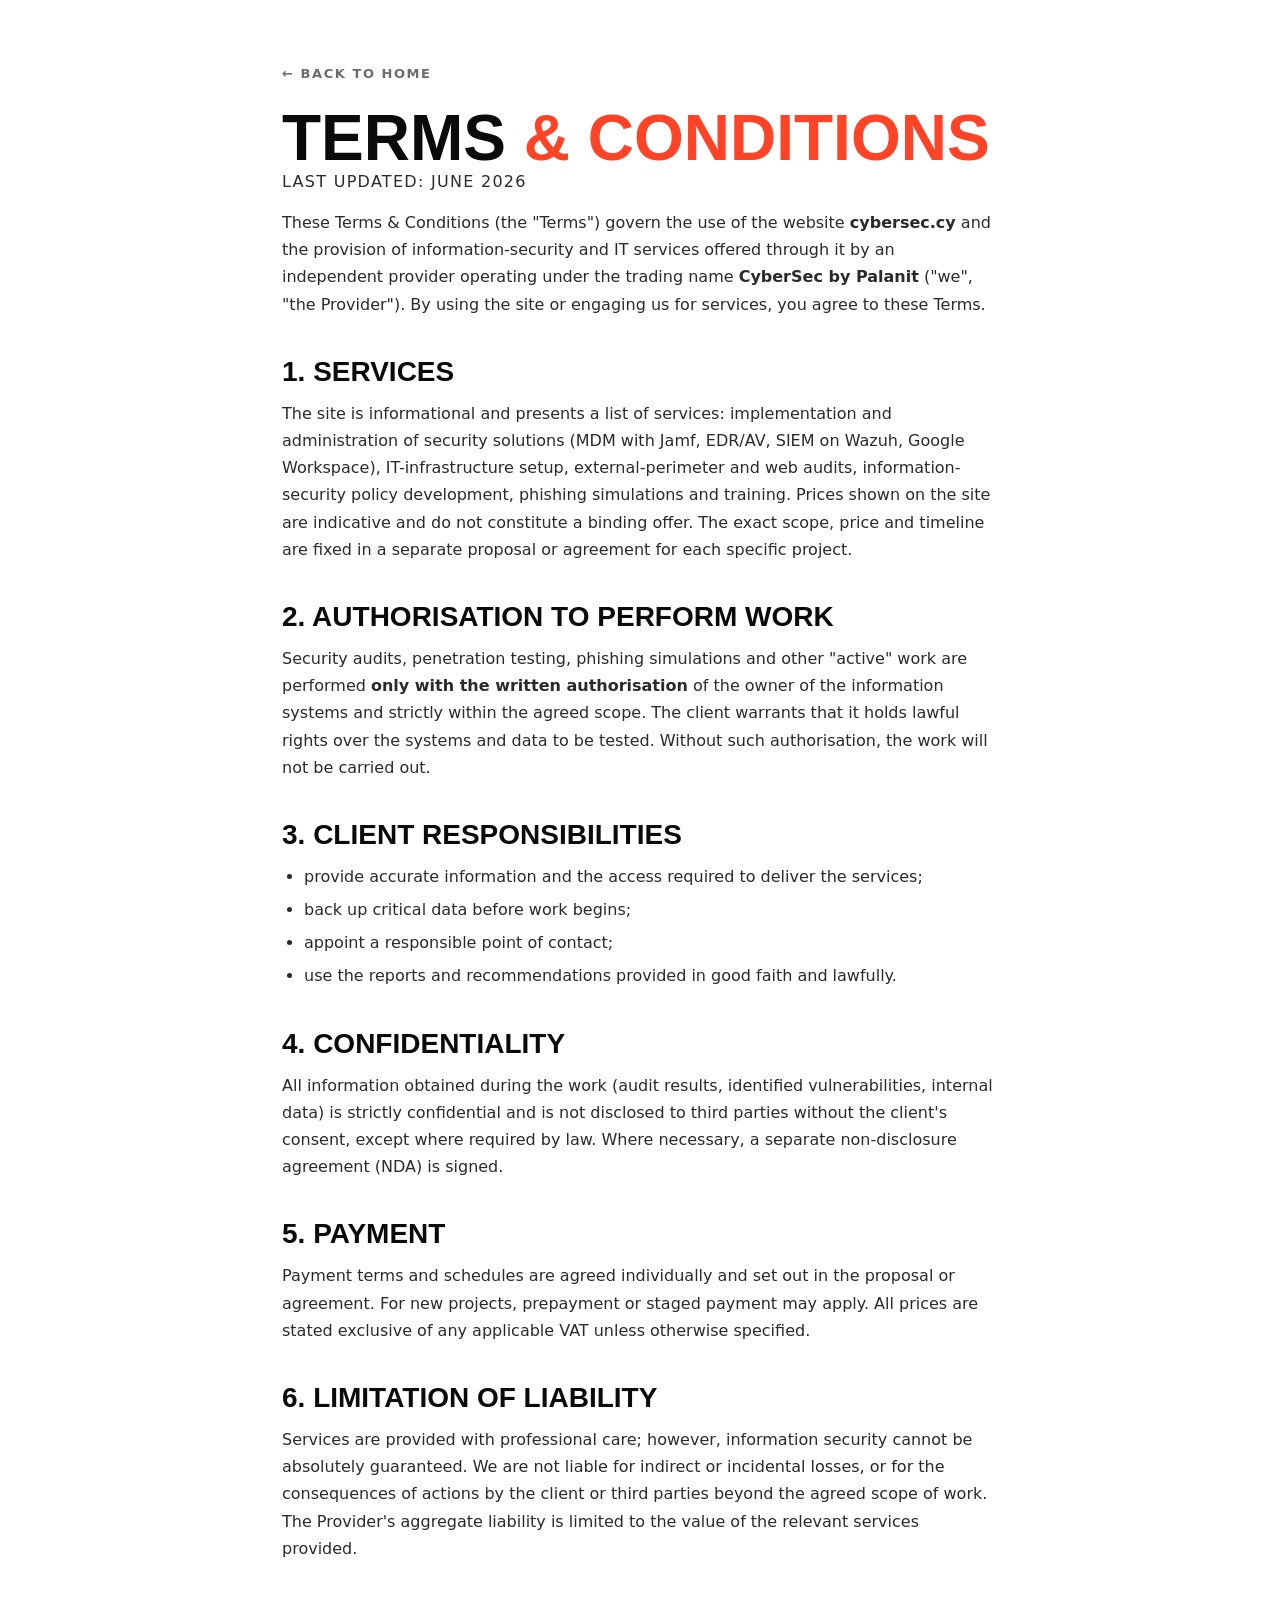
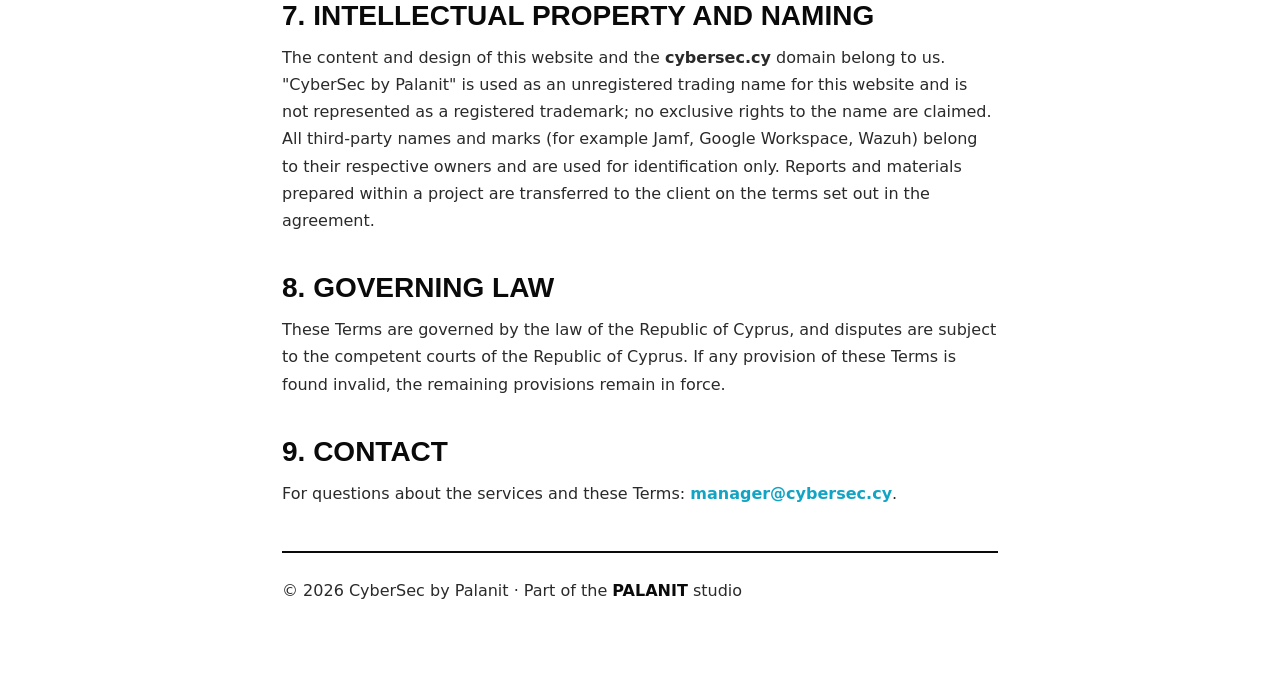
<file: terms.html>
<!DOCTYPE html>
<html lang="en">
<head>
  <meta charset="UTF-8" />
  <meta name="viewport" content="width=device-width, initial-scale=1.0" />
  <meta http-equiv="Content-Security-Policy" content="default-src 'self'; script-src 'none'; style-src 'self' https://fonts.googleapis.com; font-src https://fonts.gstatic.com; img-src 'self' data:; base-uri 'self'; form-action 'self'; frame-ancestors 'none'; object-src 'none'" />
  <meta name="referrer" content="strict-origin-when-cross-origin" />
  <title>Terms &amp; Conditions — CyberSec by Palanit</title>
  <meta name="description" content="Terms and Conditions for the use of cybersec.cy and the provision of security and IT services." />
  <meta name="robots" content="index, follow" />
  <link rel="canonical" href="https://cybersec.cy/terms.html" />
  <link rel="icon" href="/favicon.svg" type="image/svg+xml" />
  <meta name="theme-color" content="#0a0a0a" />
  <link rel="preconnect" href="https://fonts.googleapis.com" />
  <link rel="preconnect" href="https://fonts.gstatic.com" crossorigin />
  <link href="https://fonts.googleapis.com/css2?family=Anton&family=Space+Grotesk:wght@400;500;700&display=swap" rel="stylesheet" />
  <link rel="stylesheet" href="styles.css" />
</head>
<body>
  <article class="doc">
    <a class="doc__back" href="/">← Back to home</a>
    <h1>Terms <span class="accent">&amp; Conditions</span></h1>
    <p class="doc__meta">Last updated: June 2026</p>

    <p>
      These Terms &amp; Conditions (the "Terms") govern the use of the website <strong>cybersec.cy</strong>
      and the provision of information-security and IT services offered through it by an independent
      provider operating under the trading name <strong>CyberSec by Palanit</strong> ("we", "the Provider").
      By using the site or engaging us for services, you agree to these Terms.
    </p>

    <h2>1. Services</h2>
    <p>
      The site is informational and presents a list of services: implementation and administration of
      security solutions (MDM with Jamf, EDR/AV, SIEM on Wazuh, Google Workspace), IT-infrastructure
      setup, external-perimeter and web audits, information-security policy development, phishing
      simulations and training. Prices shown on the site are indicative and do not constitute a binding
      offer. The exact scope, price and timeline are fixed in a separate proposal or agreement for each
      specific project.
    </p>

    <h2>2. Authorisation to perform work</h2>
    <p>
      Security audits, penetration testing, phishing simulations and other "active" work are performed
      <strong>only with the written authorisation</strong> of the owner of the information systems and
      strictly within the agreed scope. The client warrants that it holds lawful rights over the systems
      and data to be tested. Without such authorisation, the work will not be carried out.
    </p>

    <h2>3. Client responsibilities</h2>
    <ul>
      <li>provide accurate information and the access required to deliver the services;</li>
      <li>back up critical data before work begins;</li>
      <li>appoint a responsible point of contact;</li>
      <li>use the reports and recommendations provided in good faith and lawfully.</li>
    </ul>

    <h2>4. Confidentiality</h2>
    <p>
      All information obtained during the work (audit results, identified vulnerabilities, internal data)
      is strictly confidential and is not disclosed to third parties without the client's consent, except
      where required by law. Where necessary, a separate non-disclosure agreement (NDA) is signed.
    </p>

    <h2>5. Payment</h2>
    <p>
      Payment terms and schedules are agreed individually and set out in the proposal or agreement. For
      new projects, prepayment or staged payment may apply. All prices are stated exclusive of any
      applicable VAT unless otherwise specified.
    </p>

    <h2>6. Limitation of liability</h2>
    <p>
      Services are provided with professional care; however, information security cannot be absolutely
      guaranteed. We are not liable for indirect or incidental losses, or for the consequences of actions
      by the client or third parties beyond the agreed scope of work. The Provider's aggregate liability
      is limited to the value of the relevant services provided.
    </p>

    <h2>7. Intellectual property and naming</h2>
    <p>
      The content and design of this website and the <strong>cybersec.cy</strong> domain belong to us.
      "CyberSec by Palanit" is used as an unregistered trading name for this website and is not represented as
      a registered trademark; no exclusive rights to the name are claimed. All third-party names and
      marks (for example Jamf, Google Workspace, Wazuh) belong to their respective owners and are used
      for identification only. Reports and materials prepared within a project are transferred to the
      client on the terms set out in the agreement.
    </p>

    <h2>8. Governing law</h2>
    <p>
      These Terms are governed by the law of the Republic of Cyprus, and disputes are subject to the
      competent courts of the Republic of Cyprus. If any provision of these Terms is found invalid, the
      remaining provisions remain in force.
    </p>

    <h2>9. Contact</h2>
    <p>For questions about the services and these Terms: <a class="inline" href="mailto:manager@cybersec.cy">manager@cybersec.cy</a>.</p>

    <hr class="doc__rule" />
    <p class="doc__foot">© 2026 CyberSec by Palanit · Part of the <a href="https://palanit.com" target="_blank" rel="noopener">PALANIT</a> studio</p>
  </article>
</body>
</html>
</file>
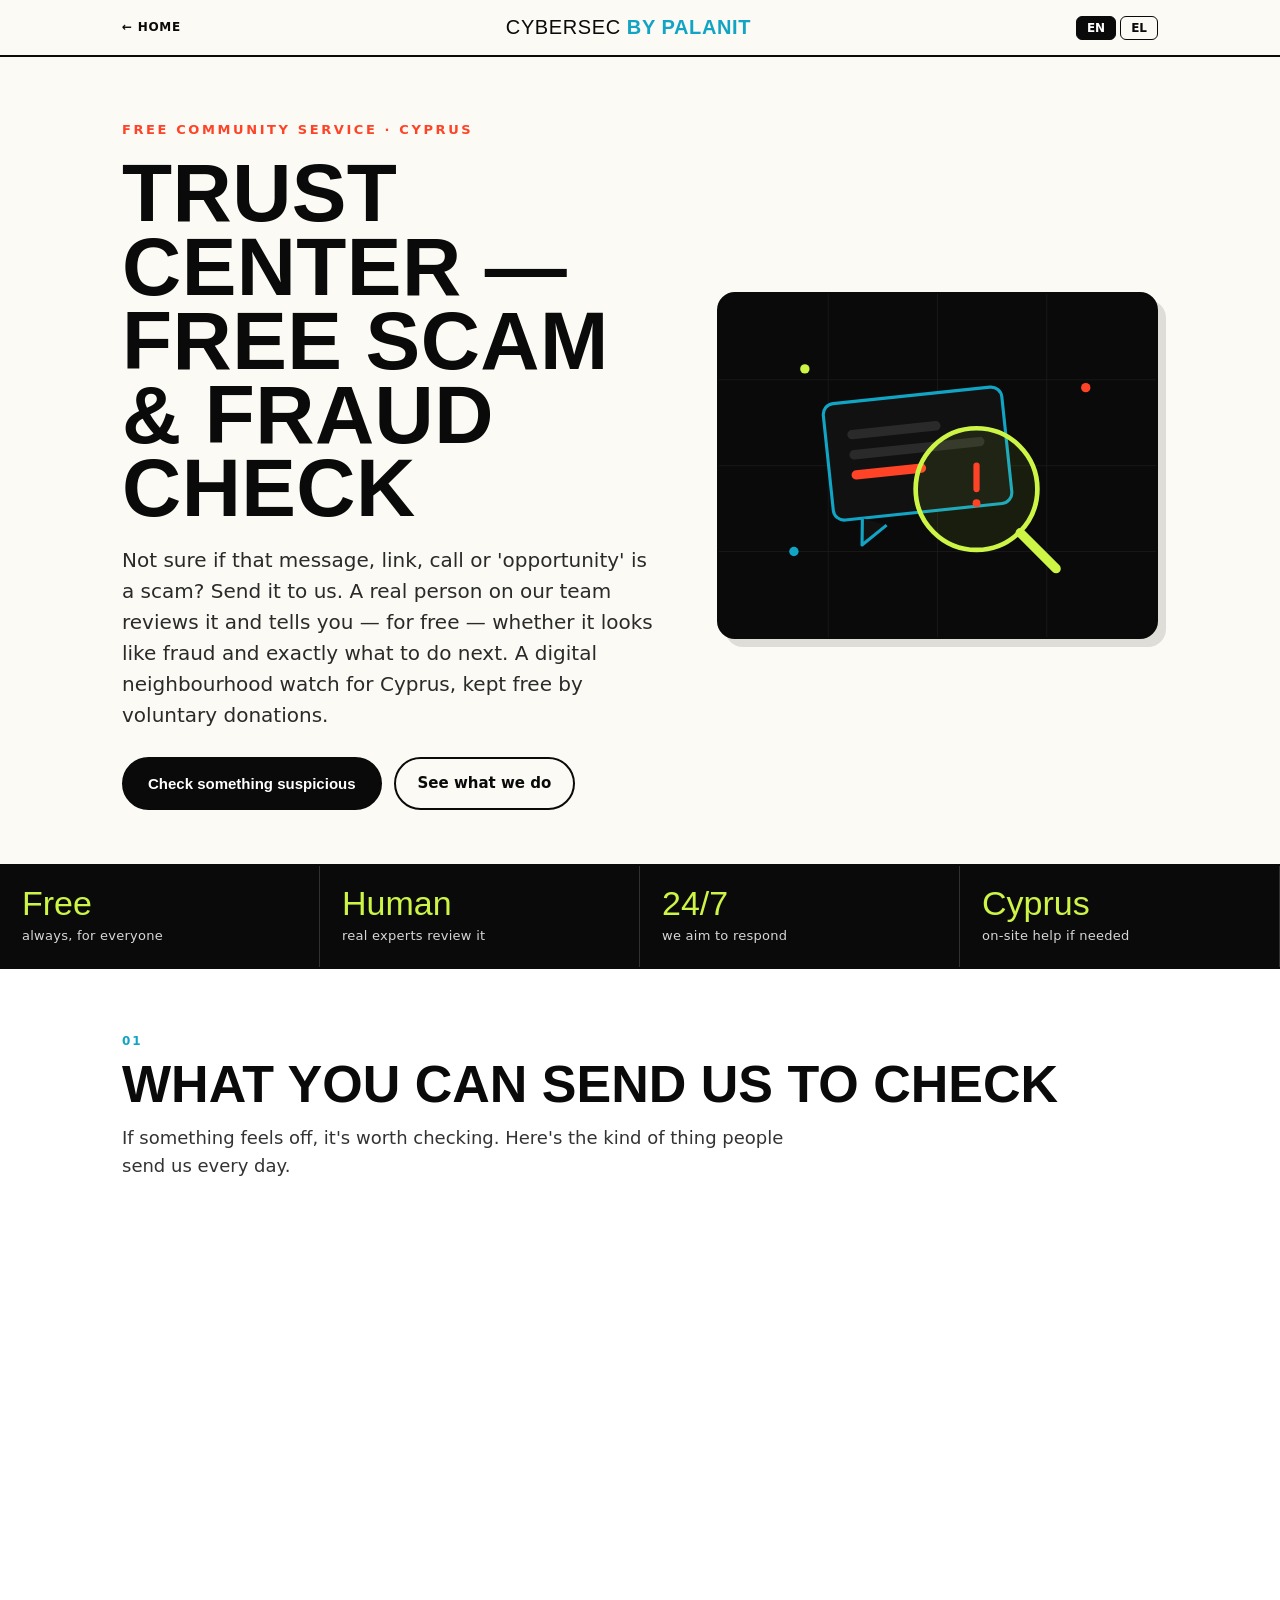
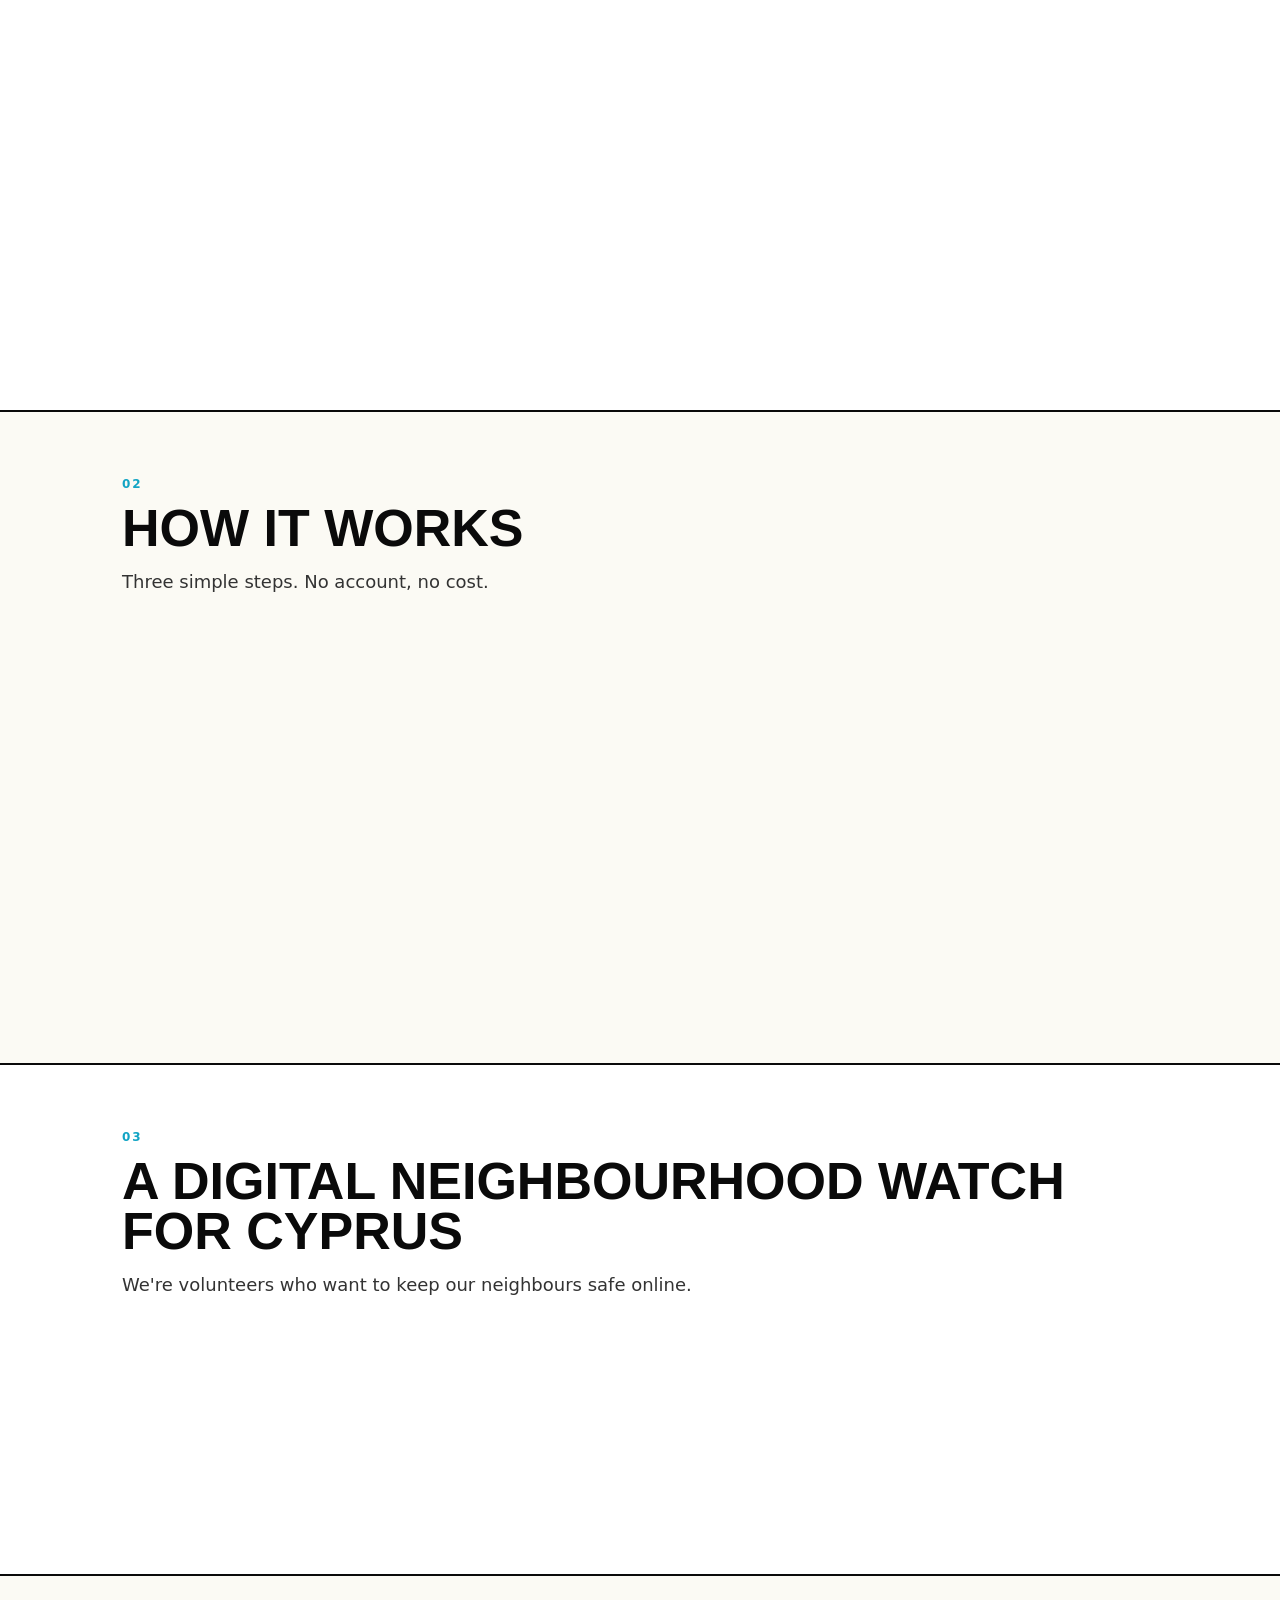
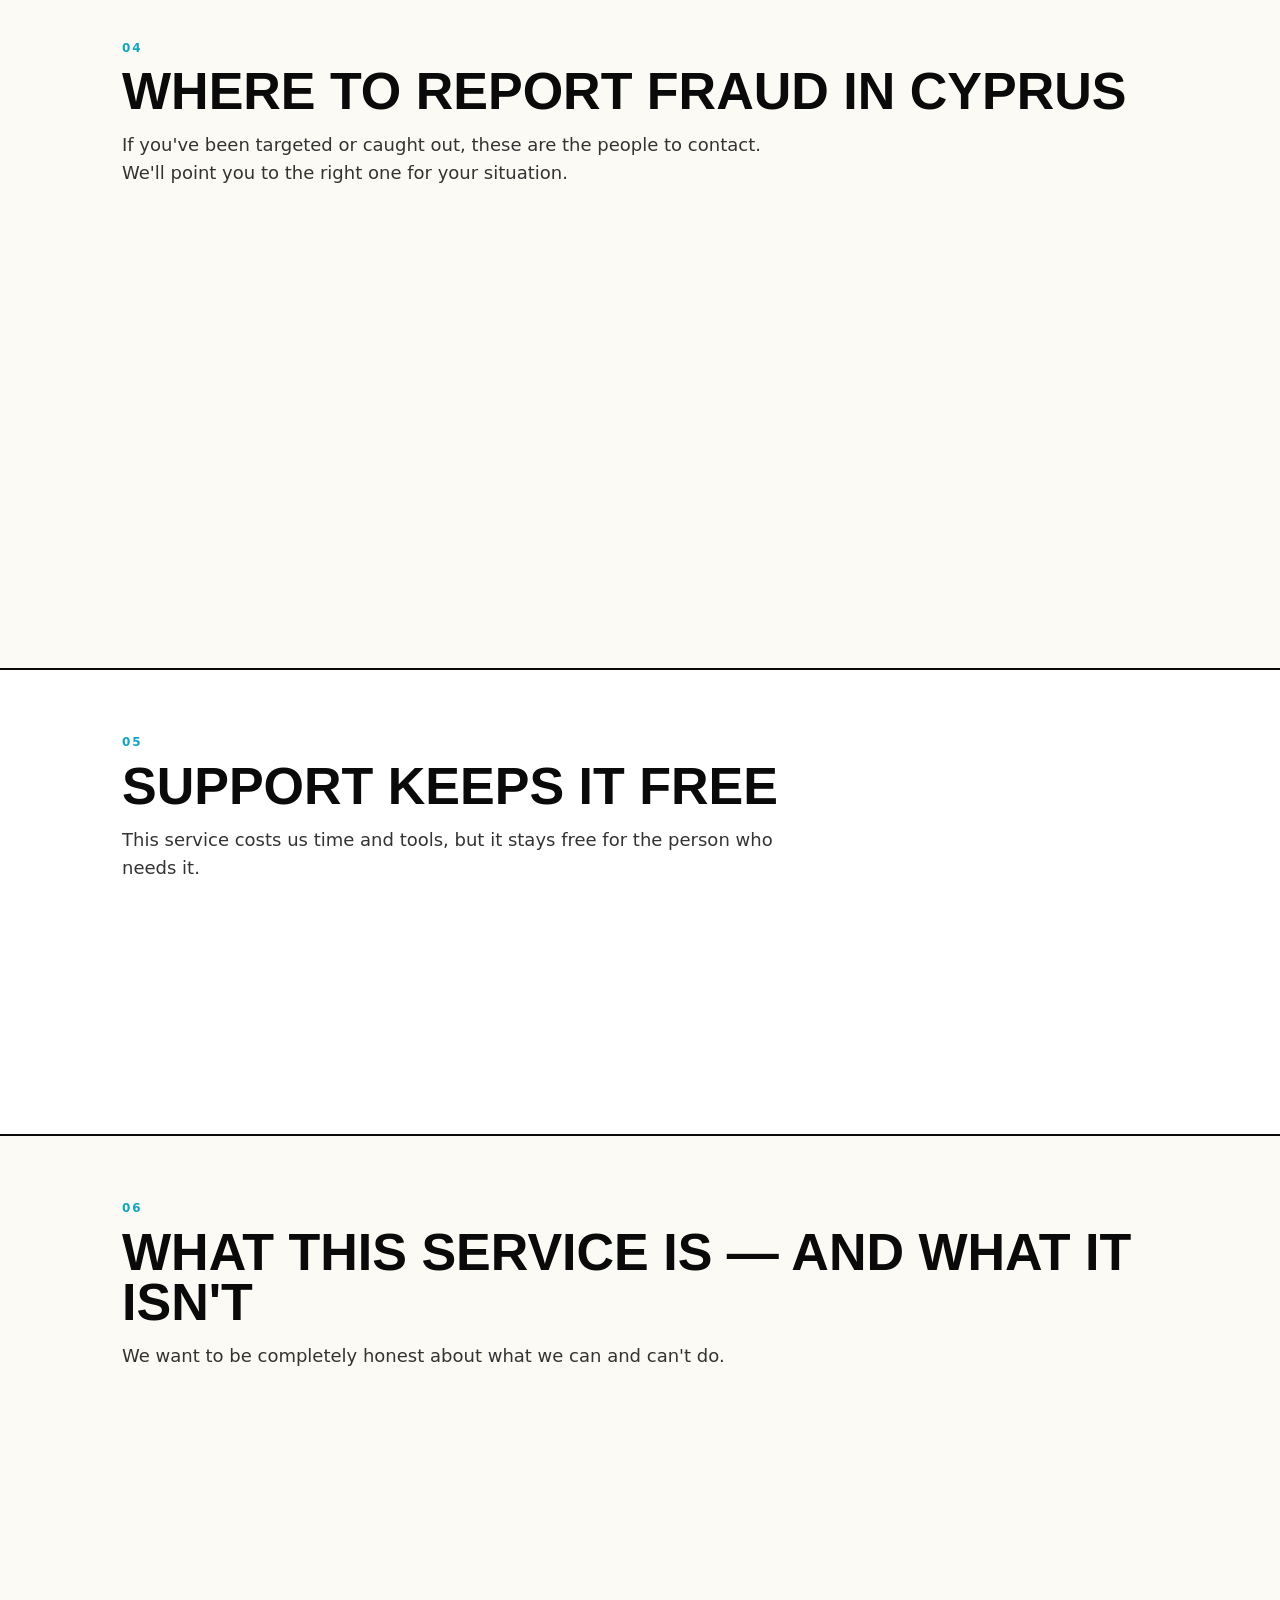
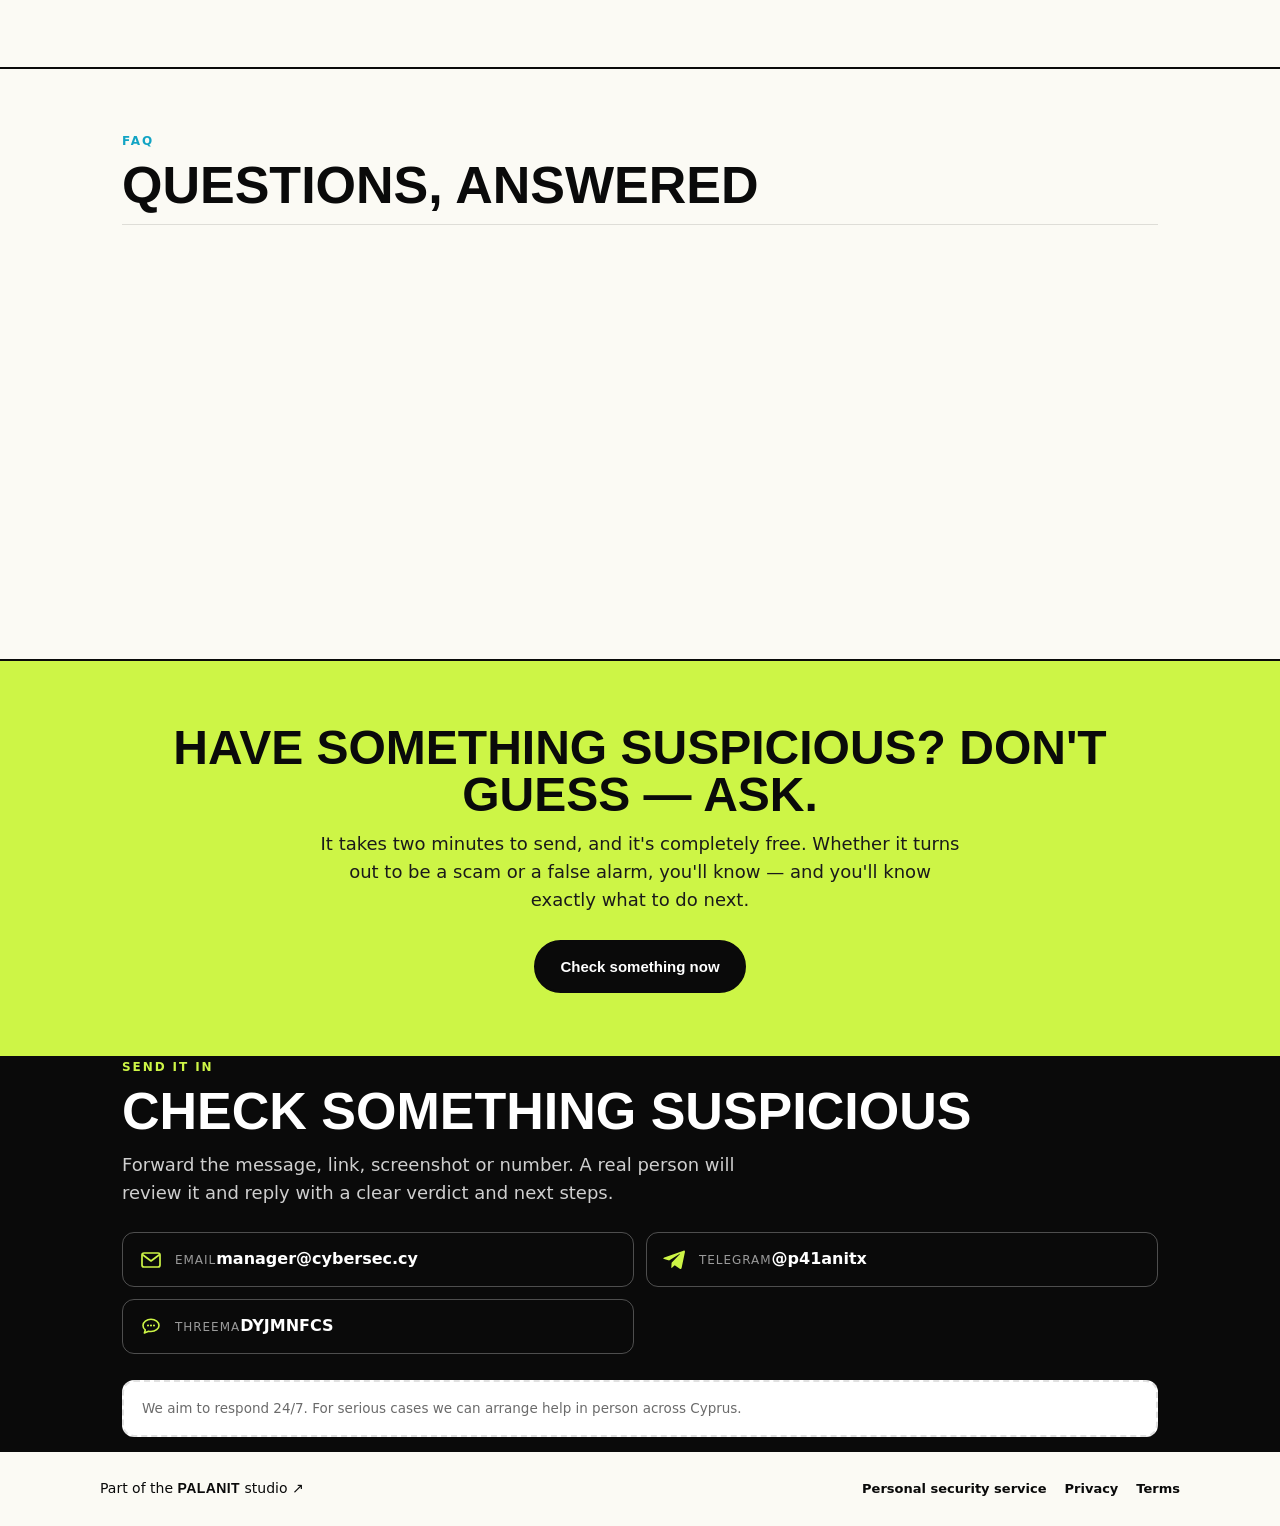
<file: trust-center.html>
<!DOCTYPE html>
<html lang="en">
<head>
  <meta charset="UTF-8" />
  <meta name="viewport" content="width=device-width, initial-scale=1.0" />
  <meta http-equiv="Content-Security-Policy" content="default-src 'self'; script-src 'self'; style-src 'self' https://fonts.googleapis.com; font-src https://fonts.gstatic.com; img-src 'self' data:; connect-src 'self'; base-uri 'self'; form-action 'self'; frame-ancestors 'none'; object-src 'none'" />
  <meta name="referrer" content="strict-origin-when-cross-origin" />
  <title>Free Scam &amp; Fraud Check in Cyprus | CyberSec</title>
  <meta name="description" content="Think something is a scam? Send us the message, link or number and get a free, human expert verdict — plus exactly who to report it to in Cyprus." />
  <meta name="keywords" content="is this a scam, free scam check Cyprus, report fraud Cyprus, check suspicious website, scam checker, phishing check Cyprus, fraud help Cyprus" />
  <link rel="canonical" href="https://cybersec.cy/trust-center.html" />
  <meta name="robots" content="index, follow, max-image-preview:large" />
  <meta name="author" content="CyberSec by Palanit" />
  <meta property="og:site_name" content="CyberSec by Palanit" />
  <meta property="og:title" content="Free Scam &amp; Fraud Check in Cyprus | CyberSec" />
  <meta property="og:description" content="Think something is a scam? Send us the message, link or number and get a free, human expert verdict — plus exactly who to report it to in Cyprus." />
  <meta property="og:type" content="website" />
  <meta property="og:url" content="https://cybersec.cy/trust-center.html" />
  <meta property="og:locale" content="en" />
  <meta property="og:locale:alternate" content="el" />
  <link rel="icon" href="/favicon.ico" sizes="32x32" />
  <link rel="icon" href="/favicon.svg" type="image/svg+xml" />
  <link rel="apple-touch-icon" href="/apple-touch-icon.png" />
  <meta name="theme-color" content="#fbfaf4" />
  <link rel="preconnect" href="https://fonts.googleapis.com" />
  <link rel="preconnect" href="https://fonts.gstatic.com" crossorigin />
  <link href="https://fonts.googleapis.com/css2?family=Anton&family=Space+Grotesk:wght@400;500;700&display=swap" rel="stylesheet" />
  <link rel="stylesheet" href="service.css" />
  <script type="application/ld+json">
{"@context": "https://schema.org", "@type": "Service", "name": "Free Scam & Fraud Check", "serviceType": "Scam and fraud verification", "description": "A free, volunteer, donation-supported service where anyone in Cyprus can submit a suspicious message, link, website, call or 'opportunity' and receive a human expert opinion on whether it looks like a scam or fraud. Informational and best-effort only; not legal or financial advice.", "provider": {"@type": "Organization", "name": "CyberSec by Palanit"}, "areaServed": {"@type": "Country", "name": "Cyprus", "identifier": "CY"}, "offers": {"@type": "Offer", "price": "0", "priceCurrency": "EUR", "availability": "https://schema.org/InStock"}, "url": "https://cybersec.cy/trust-center.html"}
  </script>
</head>
<body class="svc">

  <header class="svc-top">
    <div class="svc-top__inner">
      <a class="svc-back" href="/">&larr; <span data-el="Αρχική">Home</span></a>
      <span class="svc-brand">CyberSec <b>by Palanit</b></span>
      <div class="svc-lang" role="group" aria-label="Language">
        <button type="button" data-setlang="en" class="is-active">EN</button>
        <button type="button" data-setlang="el">EL</button>
      </div>
    </div>
  </header>

  <main>
    <section class="svc-hero">
      <div class="wrap svc-hero__grid">
        <div class="svc-hero__copy reveal in">
          <p class="svc-eyebrow" data-el="Δωρεάν κοινοτική υπηρεσία · Κύπρος">Free community service · Cyprus</p>
          <h1 class="svc-title" data-el="Κέντρο Εμπιστοσύνης — Δωρεάν Έλεγχος Απάτης">Trust Center — Free Scam &amp; Fraud Check</h1>
          <p class="svc-lead" data-el="Δεν είστε σίγουροι αν αυτό το μήνυμα, ο σύνδεσμος, η κλήση ή η &#x27;ευκαιρία&#x27; είναι απάτη; Στείλτε το μας. Ένα πραγματικό άτομο από την ομάδα μας το εξετάζει και σας λέει — δωρεάν — αν μοιάζει με απάτη και τι ακριβώς να κάνετε στη συνέχεια. Μια ψηφιακή γειτονική επαγρύπνηση για την Κύπρο, που παραμένει δωρεάν χάρη σε εθελοντικές δωρεές.">Not sure if that message, link, call or 'opportunity' is a scam? Send it to us. A real person on our team reviews it and tells you — for free — whether it looks like fraud and exactly what to do next. A digital neighbourhood watch for Cyprus, kept free by voluntary donations.</p>
          <div class="svc-cta-row">
            <a class="btn-primary" href="#contact" data-el="Ελέγξτε κάτι ύποπτο">Check something suspicious</a>
            <a class="btn-ghost" href="#what-to-check" data-el="Δείτε τι κάνουμε">See what we do</a>
          </div>
        </div>
        <div class="svc-hero__art reveal in" aria-hidden="true"><svg viewBox="0 0 560 440" fill="none" xmlns="http://www.w3.org/2000/svg" role="img">
  <rect width="560" height="440" fill="#0a0a0a"/>
  <g stroke="#1c1c1c" stroke-width="1"><path d="M0 110h560M0 220h560M0 330h560M140 0v440M280 0v440M420 0v440"/></g>
  <g transform="rotate(-6 250 210)">
    <rect x="140" y="130" width="230" height="150" rx="14" fill="#111" stroke="#12a4c4" stroke-width="4"/>
    <path d="M176 280l-4 34 34-22" fill="#111" stroke="#12a4c4" stroke-width="4" stroke-linejoin="round"/>
    <rect x="168" y="166" width="120" height="12" rx="6" fill="#2a2a2a"/>
    <rect x="168" y="192" width="174" height="12" rx="6" fill="#2a2a2a"/>
    <rect x="168" y="218" width="96" height="12" rx="6" fill="#ff4326"/>
  </g>
  <g>
    <circle cx="330" cy="250" r="78" fill="rgba(205,245,70,.08)" stroke="#cdf546" stroke-width="6"/>
    <path d="M386 306l46 46" stroke="#cdf546" stroke-width="12" stroke-linecap="round"/>
    <path d="M330 220v30" stroke="#ff4326" stroke-width="8" stroke-linecap="round"/>
    <circle cx="330" cy="268" r="5" fill="#ff4326"/>
  </g>
  <circle cx="110" cy="96" r="6" fill="#cdf546"/><circle cx="470" cy="120" r="6" fill="#ff4326"/><circle cx="96" cy="330" r="6" fill="#12a4c4"/>
</svg></div>
      </div>
    </section>

    <section class="svc-strip"><div class="svc-strip__grid"><div class="svc-strip__item"><div class="svc-strip__k" data-el="Δωρεάν">Free</div><div class="svc-strip__v" data-el="πάντα, για όλους">always, for everyone</div></div><div class="svc-strip__item"><div class="svc-strip__k" data-el="Άνθρωποι">Human</div><div class="svc-strip__v" data-el="αξιολόγηση από ειδικούς">real experts review it</div></div><div class="svc-strip__item"><div class="svc-strip__k" data-el="24/7">24/7</div><div class="svc-strip__v" data-el="στόχος η άμεση απάντηση">we aim to respond</div></div><div class="svc-strip__item"><div class="svc-strip__k" data-el="Κύπρος">Cyprus</div><div class="svc-strip__v" data-el="επιτόπου βοήθεια αν χρειαστεί">on-site help if needed</div></div></div></section>
    <section class="svc-sec svc-sec--white" id="what-to-check"><div class="wrap"><p class="svc-tag">01</p><h2 class="svc-h2" data-el="Τι μπορείτε να μας στείλετε για έλεγχο">What you can send us to check</h2><p class="svc-sec__lead" data-el="Αν κάτι σας φαίνεται περίεργο, αξίζει να το ελέγξετε. Να μερικά από αυτά που μας στέλνει ο κόσμος κάθε μέρα.">If something feels off, it's worth checking. Here's the kind of thing people send us every day.</p><div class="svc-grid svc-grid--3"><div class="svc-card reveal"><div class="svc-card__ico"><svg viewBox="0 0 24 24" fill="none" stroke="currentColor" stroke-width="1.7" stroke-linecap="round" stroke-linejoin="round" aria-hidden="true"><path d="M4 5h16v11H9l-4 3.5V16H4Z"/><path d="M8 9h8M8 12h5"/></svg></div><h3 class="svc-card__title" data-el="Ύποπτα SMS, WhatsApp &amp; email">Suspicious SMS, WhatsApp &amp; email</h3><p class="svc-card__body" data-el="Απρόσμενα μηνύματα που σας πιέζουν να πατήσετε, να πληρώσετε ή να &#x27;επιβεβαιώσετε&#x27; τα στοιχεία σας.">Unexpected texts or messages pushing you to click, pay, or 'confirm' your details.</p></div><div class="svc-card reveal"><div class="svc-card__ico"><svg viewBox="0 0 24 24" fill="none" stroke="currentColor" stroke-width="1.7" stroke-linecap="round" stroke-linejoin="round" aria-hidden="true"><circle cx="12" cy="12" r="8.2"/><path d="M4 12h16M12 4c2.5 2.3 2.5 13.4 0 16M12 4c-2.5 2.3-2.5 13.4 0 16"/></svg></div><h3 class="svc-card__title" data-el="Αμφίβολες ιστοσελίδες &amp; ηλεκτρονικά καταστήματα">Dubious websites &amp; online shops</h3><p class="svc-card__body" data-el="Ένα κατάστημα ή ιστότοπος που δείχνει υπερβολικά φθηνό, πολύ καινούριο ή ζητά πληρωμή με ασυνήθιστους τρόπους.">A shop or site that looks too cheap, too new, or asks for payment in unusual ways.</p></div><div class="svc-card reveal"><div class="svc-card__ico"><svg viewBox="0 0 24 24" fill="none" stroke="currentColor" stroke-width="1.7" stroke-linecap="round" stroke-linejoin="round" aria-hidden="true"><ellipse cx="8.5" cy="7" rx="4.5" ry="2.2"/><path d="M4 7v4c0 1.2 2 2.2 4.5 2.2s4.5-1 4.5-2.2V7"/><path d="M13 13.4c.5 1 2.3 1.7 4.5 1.7s4.5-1 4.5-2.2"/><path d="M9.5 13.1v3.6c0 1.2 2 2.2 4.5 2.2s4.5-1 4.5-2.2V11"/></svg></div><h3 class="svc-card__title" data-el="&#x27;Ευκαιρίες&#x27; επενδύσεων &amp; crypto">Investment &amp; crypto 'opportunities'</h3><p class="svc-card__body" data-el="&#x27;Εγγυημένες&#x27; αποδόσεις, πλατφόρμες συναλλαγών ή νομίσματα που κάποιος άγνωστος ή &#x27;σύμβουλος&#x27; θέλει να αγοράσετε.">'Guaranteed' returns, trading platforms, or coins a stranger or 'advisor' wants you to buy.</p></div><div class="svc-card reveal"><div class="svc-card__ico"><svg viewBox="0 0 24 24" fill="none" stroke="currentColor" stroke-width="1.7" stroke-linecap="round" stroke-linejoin="round" aria-hidden="true"><path d="M12 20s-7-4.3-7-9.2A3.8 3.8 0 0 1 12 8a3.8 3.8 0 0 1 7-2.8"/><path d="M14.5 12l2 2 3.5-4"/></svg></div><h3 class="svc-card__title" data-el="Ρομαντικές απάτες &amp; &#x27;φίλος σε ανάγκη&#x27;">Romance &amp; 'friend in trouble' scams</h3><p class="svc-card__body" data-el="Ένας διαδικτυακός σύντροφος, ή ένας &#x27;συγγενής&#x27; ή &#x27;φίλος&#x27;, που ξαφνικά χρειάζεται χρήματα ή δωροκάρτες.">An online partner, or a 'relative' or 'friend', who suddenly needs money or gift cards.</p></div><div class="svc-card reveal"><div class="svc-card__ico"><svg viewBox="0 0 24 24" fill="none" stroke="currentColor" stroke-width="1.7" stroke-linecap="round" stroke-linejoin="round" aria-hidden="true"><rect x="3" y="7.5" width="18" height="12" rx="2"/><path d="M9 7.5V6a2 2 0 0 1 2-2h2a2 2 0 0 1 2 2v1.5M3 12.5h18"/></svg></div><h3 class="svc-card__title" data-el="Απάτες με αγγελίες εργασίας &amp; ενοικίασης">Job-offer &amp; rental scams</h3><p class="svc-card__body" data-el="Θέσεις εργασίας που ζητούν προκαταβολικό &#x27;τέλος&#x27;, ή διαμερίσματα που ζητούν προκαταβολή πριν καν τα δείτε.">Jobs that ask for an upfront 'fee', or flats you must deposit on before ever seeing them.</p></div><div class="svc-card reveal"><div class="svc-card__ico"><svg viewBox="0 0 24 24" fill="none" stroke="currentColor" stroke-width="1.7" stroke-linecap="round" stroke-linejoin="round" aria-hidden="true"><path d="M8 4h8l-1 3H9Z"/><path d="M12 7v8a3 3 0 0 1-6 0"/><path d="M6 15h.01"/></svg></div><h3 class="svc-card__title" data-el="Σύνδεσμοι phishing">Phishing links</h3><p class="svc-card__body" data-el="Σύνδεσμοι που μιμούνται την τράπεζά σας, μια εταιρεία courier ή μια σελίδα σύνδεσης για να κλέψουν τον κωδικό σας.">Links that imitate your bank, a courier, or a login page to steal your password.</p></div><div class="svc-card reveal"><div class="svc-card__ico"><svg viewBox="0 0 24 24" fill="none" stroke="currentColor" stroke-width="1.7" stroke-linecap="round" stroke-linejoin="round" aria-hidden="true"><path d="M4 8.5 12 5l8 3.5-8 3.5Z"/><path d="M4 8.5V16l8 3.5 8-3.5V8.5M12 12v7.5"/></svg></div><h3 class="svc-card__title" data-el="Ψεύτικες ειδοποιήσεις παράδοσης, τράπεζας &amp; εφορίας">Fake delivery, bank &amp; tax notices</h3><p class="svc-card__body" data-el="Μηνύματα τύπου &#x27;πληρώστε ένα μικρό τέλος&#x27;, &#x27;το δέμα σας κρατείται&#x27; ή &#x27;επιστροφή φόρου&#x27; που δεν είναι αληθινά.">'Pay a small fee', 'your parcel is held', or 'tax refund' messages that aren't real.</p></div><div class="svc-card reveal"><div class="svc-card__ico"><svg viewBox="0 0 24 24" fill="none" stroke="currentColor" stroke-width="1.7" stroke-linecap="round" stroke-linejoin="round" aria-hidden="true"><path d="M6 3h3l1.5 4-2 1.5a11 11 0 0 0 5 5l1.5-2 4 1.5v3c0 1-.8 1.7-1.8 1.6C11.5 20.5 3.5 12.5 3.4 5.8 3.3 4.8 4 4 5 4"/></svg></div><h3 class="svc-card__title" data-el="Ύποπτες τηλεφωνικές κλήσεις">Suspicious phone calls</h3><p class="svc-card__body" data-el="Καλούντες που ισχυρίζονται ότι είναι η τράπεζά σας, η αστυνομία ή η &#x27;τεχνική υποστήριξη&#x27; και ζητούν πρόσβαση ή κωδικούς.">Callers claiming to be your bank, the police, or 'tech support' asking for access or codes.</p></div><div class="svc-card reveal"><div class="svc-card__ico"><svg viewBox="0 0 24 24" fill="none" stroke="currentColor" stroke-width="1.7" stroke-linecap="round" stroke-linejoin="round" aria-hidden="true"><path d="M3 6h8v4a4 4 0 0 1-8 0Z"/><path d="M13 6h8v4a4 4 0 0 1-8 0Z"/><path d="M11 8h2"/></svg></div><h3 class="svc-card__title" data-el="Πλαστοπροσωπία στα social media">Social-media impersonation</h3><p class="svc-card__body" data-el="Ένα ψεύτικο προφίλ που χρησιμοποιεί το όνομά σας, τις φωτογραφίες σας ή μια επωνυμία που εμπιστεύεστε, για να ξεγελάσει άλλους.">A fake profile using your name, your photos, or a brand you trust to fool others.</p></div></div></div></section><section class="svc-sec svc-sec--warm" id="how-it-works"><div class="wrap"><p class="svc-tag">02</p><h2 class="svc-h2" data-el="Πώς λειτουργεί">How it works</h2><p class="svc-sec__lead" data-el="Τρία απλά βήματα. Χωρίς λογαριασμό, χωρίς κόστος.">Three simple steps. No account, no cost.</p><div class="svc-steps"><div class="svc-step reveal"><span class="svc-step__n">1</span><h3 class="svc-step__title" data-el="Στείλτε μας τις λεπτομέρειες">Send us the details</h3><p class="svc-step__body" data-el="Μοιραστείτε ένα στιγμιότυπο οθόνης, έναν σύνδεσμο, έναν αριθμό τηλεφώνου ή το ίδιο το μήνυμα. Όσο περισσότερα στείλετε, τόσο καλύτερα μπορούμε να το κρίνουμε.">Share a screenshot, a link, a phone number or the message itself. The more you send, the better we can judge it.</p></div><div class="svc-step reveal"><span class="svc-step__n">2</span><h3 class="svc-step__title" data-el="Η ομάδα μας το εξετάζει">Our team reviews it</h3><p class="svc-step__body" data-el="Ένα πραγματικό άτομο από την εθελοντική μας ομάδα το μελετά προσεκτικά — όχι ένα αυτόματο φίλτρο. Στόχος μας είναι να απαντάμε όλο το 24ωρο.">A real person on our volunteer team examines it carefully — not an automated filter. We aim to respond around the clock.</p></div><div class="svc-step reveal"><span class="svc-step__n">3</span><h3 class="svc-step__title" data-el="Παίρνετε ξεκάθαρη ετυμηγορία και επόμενα βήματα">You get a clear verdict and next steps</h3><p class="svc-step__body" data-el="Σας λέμε με απλά λόγια αν μοιάζει με απάτη και τι ακριβώς να κάνετε — συμπεριλαμβανομένου του σε ποιον να το καταγγείλετε στην Κύπρο, όπως στο Γραφείο Ηλεκτρονικού Εγκλήματος της Αστυνομίας, στην τράπεζά σας ή στην CySEC για επενδυτικές απάτες. Για σοβαρές ή ευάλωτες περιπτώσεις, μπορούμε να κανονίσουμε βοήθεια από κοντά, οπουδήποτε στην Κύπρο.">We tell you plainly whether it looks like a scam and exactly what to do — including who to report it to in Cyprus, such as the Police cyber-crime unit, your bank, or CySEC for investment scams. For serious or vulnerable cases, we can arrange help in person anywhere in Cyprus.</p></div></div></div></section><section class="svc-sec svc-sec--white" id="neighbourhood-watch"><div class="wrap"><p class="svc-tag">03</p><h2 class="svc-h2" data-el="Μια ψηφιακή γειτονική επαγρύπνηση για την Κύπρο">A digital neighbourhood watch for Cyprus</h2><p class="svc-sec__lead" data-el="Είμαστε εθελοντές που θέλουμε να κρατήσουμε τους γείτονές μας ασφαλείς στο διαδίκτυο.">We're volunteers who want to keep our neighbours safe online.</p><div class="svc-feature"><div class="svc-feat reveal"><span class="svc-feat__ico"><svg viewBox="0 0 24 24" fill="none" stroke="currentColor" stroke-width="2.6" stroke-linecap="round" stroke-linejoin="round" aria-hidden="true"><path d="M4 12.5l5 5L20 6"/></svg></span><div><p class="svc-feat__title" data-el="Από ανθρώπους, όχι bots">Run by people, not bots</p><p class="svc-feat__body" data-el="Κάθε υποβολή διαβάζεται από μέλος της ομάδας μας. Αντιμετωπίζουμε κάθε περίπτωση όπως θα θέλαμε να αντιμετωπιστεί αυτή της δικής μας οικογένειας.">Every submission is read by a member of our team. We treat each case the way we'd want our own family's to be treated.</p></div></div><div class="svc-feat reveal"><span class="svc-feat__ico"><svg viewBox="0 0 24 24" fill="none" stroke="currentColor" stroke-width="2.6" stroke-linecap="round" stroke-linejoin="round" aria-hidden="true"><path d="M4 12.5l5 5L20 6"/></svg></span><div><p class="svc-feat__title" data-el="Καλή προσπάθεια, πάντα ειλικρινείς">Best-effort, always honest</p><p class="svc-feat__body" data-el="Σας δίνουμε την πραγματική μας γνώμη ως ειδικοί, και ποτέ δεν θα προσποιηθούμε βεβαιότητα που δεν έχουμε.">We give you our genuine expert opinion, and we'll never pretend to be certain when we're not.</p></div></div><div class="svc-feat reveal"><span class="svc-feat__ico"><svg viewBox="0 0 24 24" fill="none" stroke="currentColor" stroke-width="2.6" stroke-linecap="round" stroke-linejoin="round" aria-hidden="true"><path d="M4 12.5l5 5L20 6"/></svg></span><div><p class="svc-feat__title" data-el="Για όλους στην Κύπρο">For everyone in Cyprus</p><p class="svc-feat__body" data-el="Κάτοικοι, νεοφερμένοι, φοιτητές, ηλικιωμένοι συγγενείς — ο καθένας μπορεί να ρωτήσει. Το να εξηγήσουμε μια απάτη σε κάποιον πριν χάσει χρήματα είναι όλο το νόημα.">Residents, newcomers, students, older relatives — anyone can ask. Explaining a scam to someone before they lose money is the whole point.</p></div></div></div></div></section><section class="svc-sec svc-sec--warm" id="where-to-report"><div class="wrap"><p class="svc-tag">04</p><h2 class="svc-h2" data-el="Πού να καταγγείλετε μια απάτη στην Κύπρο">Where to report fraud in Cyprus</h2><p class="svc-sec__lead" data-el="Αν σας στόχευσαν ή πέσατε θύμα, αυτοί είναι οι φορείς επικοινωνίας. Θα σας κατευθύνουμε στον σωστό για την περίπτωσή σας.">If you've been targeted or caught out, these are the people to contact. We'll point you to the right one for your situation.</p><div class="svc-grid"><div class="svc-card reveal"><div class="svc-card__ico"><svg viewBox="0 0 24 24" fill="none" stroke="currentColor" stroke-width="1.7" stroke-linecap="round" stroke-linejoin="round" aria-hidden="true"><path d="M12 3l7 3v5.5c0 4.6-3 7.6-7 9.1-4-1.5-7-4.5-7-9.1V6Z"/><path d="M8.7 12l2.2 2.2L15.4 9"/></svg></div><h3 class="svc-card__title" data-el="Αστυνομία — Ηλεκτρονικό Έγκλημα">Police — Cyber Crime</h3><p class="svc-card__body" data-el="Καταγγείλετε τη διαδικτυακή απάτη και το ηλεκτρονικό έγκλημα στην Αστυνομία Κύπρου. Σε επείγουσα ανάγκη, ή αν κινούνται χρήματα αυτή τη στιγμή, καλέστε το 112.">Report online fraud and cyber-crime to the Cyprus Police. In an emergency, or if money is actively moving, call 112.</p></div><div class="svc-card reveal"><div class="svc-card__ico"><svg viewBox="0 0 24 24" fill="none" stroke="currentColor" stroke-width="1.7" stroke-linecap="round" stroke-linejoin="round" aria-hidden="true"><circle cx="8" cy="12" r="3.2"/><path d="M11 12h9M17 12v3M20 12v2.5"/></svg></div><h3 class="svc-card__title" data-el="Η τράπεζα ή ο πάροχος κάρτας σας">Your bank or card provider</h3><p class="svc-card__body" data-el="Αν μοιραστήκατε στοιχεία κάρτας ή κάνατε πληρωμή, επικοινωνήστε αμέσως με την τράπεζά σας για να παγώσετε κάρτες και να σταματήσετε μεταφορές.">If you shared card details or made a payment, contact your bank immediately to freeze cards and try to stop transfers.</p></div><div class="svc-card reveal"><div class="svc-card__ico"><svg viewBox="0 0 24 24" fill="none" stroke="currentColor" stroke-width="1.7" stroke-linecap="round" stroke-linejoin="round" aria-hidden="true"><ellipse cx="8.5" cy="7" rx="4.5" ry="2.2"/><path d="M4 7v4c0 1.2 2 2.2 4.5 2.2s4.5-1 4.5-2.2V7"/><path d="M13 13.4c.5 1 2.3 1.7 4.5 1.7s4.5-1 4.5-2.2"/><path d="M9.5 13.1v3.6c0 1.2 2 2.2 4.5 2.2s4.5-1 4.5-2.2V11"/></svg></div><h3 class="svc-card__title" data-el="CySEC — επενδυτικές απάτες">CySEC — investment scams</h3><p class="svc-card__body" data-el="Η Επιτροπή Κεφαλαιαγοράς Κύπρου χειρίζεται ψεύτικους χρηματιστές, &#x27;επενδυτικούς συμβούλους&#x27; και πλατφόρμες χωρίς άδεια.">The Cyprus Securities and Exchange Commission handles fake brokers, 'investment advisors' and unlicensed platforms.</p></div><div class="svc-card reveal"><div class="svc-card__ico"><svg viewBox="0 0 24 24" fill="none" stroke="currentColor" stroke-width="1.7" stroke-linecap="round" stroke-linejoin="round" aria-hidden="true"><path d="M4 5h16v11H9l-4 3.5V16H4Z"/><path d="M8 9h8M8 12h5"/></svg></div><h3 class="svc-card__title" data-el="Δεν ξέρετε σε ποιον να απευθυνθείτε;">Not sure who to tell?</h3><p class="svc-card__body" data-el="Ακριβώς γι&#x27; αυτό είμαστε εδώ. Στείλτε μας πρώτα την περίπτωση και θα σας πούμε με ποιον να επικοινωνήσετε και τι να πείτε.">That's exactly what we're here for. Send us the case first and we'll tell you who to contact and what to say.</p></div></div></div></section><section class="svc-sec svc-sec--white" id="support"><div class="wrap"><p class="svc-tag">05</p><h2 class="svc-h2" data-el="Η στήριξη το κρατά δωρεάν">Support keeps it free</h2><p class="svc-sec__lead" data-el="Αυτή η υπηρεσία μας κοστίζει χρόνο και εργαλεία, αλλά παραμένει δωρεάν για όποιον τη χρειάζεται.">This service costs us time and tools, but it stays free for the person who needs it.</p><div class="svc-feature"><div class="svc-feat reveal"><span class="svc-feat__ico"><svg viewBox="0 0 24 24" fill="none" stroke="currentColor" stroke-width="2.6" stroke-linecap="round" stroke-linejoin="round" aria-hidden="true"><path d="M4 12.5l5 5L20 6"/></svg></span><div><p class="svc-feat__title" data-el="Δωρεάν για όποιον ρωτά">Free for everyone who asks</p><p class="svc-feat__body" data-el="Δεν χρεώνουμε ποτέ το άτομο που υποβάλλει μια περίπτωση — ούτε για έναν γρήγορο έλεγχο, ούτε για βοήθεια από κοντά.">We never charge the person submitting a case — not for a quick check, not for in-person help.</p></div></div><div class="svc-feat reveal"><span class="svc-feat__ico"><svg viewBox="0 0 24 24" fill="none" stroke="currentColor" stroke-width="2.6" stroke-linecap="round" stroke-linejoin="round" aria-hidden="true"><path d="M4 12.5l5 5L20 6"/></svg></span><div><p class="svc-feat__title" data-el="Χρηματοδοτείται από εθελοντικές δωρεές">Funded by voluntary donations</p><p class="svc-feat__body" data-el="Αν μπορείτε, μια μικρή δωρεά μας βοηθά να συνεχίσουμε και να φτάσουμε σε ανθρώπους που δεν θα μπορούσαν ποτέ να πληρώσουν.">If you can, a small donation helps us keep going and reach people who could never pay.</p></div></div><div class="svc-feat reveal"><span class="svc-feat__ico"><svg viewBox="0 0 24 24" fill="none" stroke="currentColor" stroke-width="2.6" stroke-linecap="round" stroke-linejoin="round" aria-hidden="true"><path d="M4 12.5l5 5L20 6"/></svg></span><div><p class="svc-feat__title" data-el="Η δωρεά σας προστατεύει κάποιον άλλον">Your donation protects someone else</p><p class="svc-feat__body" data-el="Πολλοί από αυτούς που βοηθάμε είναι ηλικιωμένοι, απομονωμένοι ή νέοι στην Κύπρο. Η στήριξή σας είναι αυτό που μας επιτρέπει να τους πούμε &#x27;ναι&#x27;.">Many people we help are older, isolated, or new to Cyprus. Your support is what lets us say yes to them.</p></div></div></div></div></section><section class="svc-sec svc-sec--warm" id="disclaimer"><div class="wrap"><p class="svc-tag">06</p><h2 class="svc-h2" data-el="Τι είναι — και τι δεν είναι — αυτή η υπηρεσία">What this service is — and what it isn't</h2><p class="svc-sec__lead" data-el="Θέλουμε να είμαστε απόλυτα ειλικρινείς για το τι μπορούμε και τι δεν μπορούμε να κάνουμε.">We want to be completely honest about what we can and can't do.</p><div class="svc-feature"><div class="svc-feat reveal"><span class="svc-feat__ico"><svg viewBox="0 0 24 24" fill="none" stroke="currentColor" stroke-width="2.6" stroke-linecap="round" stroke-linejoin="round" aria-hidden="true"><path d="M4 12.5l5 5L20 6"/></svg></span><div><p class="svc-feat__title" data-el="Ενημερωτική βοήθεια, όχι συμβουλή">Informational help, not advice</p><p class="svc-feat__body" data-el="Οι ετυμηγορίες μας είναι ενημερωτικές και καλής προσπάθειας. Δεν αποτελούν νομική ή οικονομική συμβουλή. Για νομικά βήματα ή για χρήματα που χάσατε, απευθυνθείτε σε δικηγόρο, στην τράπεζά σας ή στις αρχές.">Our verdicts are informational and best-effort. They are not legal or financial advice. For legal steps or money you've lost, speak to a lawyer, your bank, or the authorities.</p></div></div><div class="svc-feat reveal"><span class="svc-feat__ico"><svg viewBox="0 0 24 24" fill="none" stroke="currentColor" stroke-width="2.6" stroke-linecap="round" stroke-linejoin="round" aria-hidden="true"><path d="M4 12.5l5 5L20 6"/></svg></span><div><p class="svc-feat__title" data-el="Καμία εγγύηση">No guarantees</p><p class="svc-feat__body" data-el="Οι απατεώνες αλλάζουν συνεχώς τις μεθόδους τους. Δεν μπορούμε να εγγυηθούμε ότι κάθε απάτη θα εντοπιστεί, ούτε ότι μια περίπτωση που θεωρούμε ασφαλή είναι πράγματι ασφαλής. Χρησιμοποιήστε πάντα και τη δική σας κρίση.">Scammers change their methods constantly. We can't guarantee that every scam will be caught, or that a case we consider safe truly is. Always use your own judgement too.</p></div></div><div class="svc-feat reveal"><span class="svc-feat__ico"><svg viewBox="0 0 24 24" fill="none" stroke="currentColor" stroke-width="2.6" stroke-linecap="round" stroke-linejoin="round" aria-hidden="true"><path d="M4 12.5l5 5L20 6"/></svg></span><div><p class="svc-feat__title" data-el="Εσείς έχετε τον έλεγχο">You stay in control</p><p class="svc-feat__body" data-el="Δεν ζητάμε ποτέ κωδικούς, PIN ή πλήρεις αριθμούς κάρτας, και δεν θα μετακινήσουμε ποτέ χρήματα για εσάς. Κάθε ενέργεια στους λογαριασμούς σας είναι δική σας απόφαση.">We never ask for your passwords, PINs, or full card numbers, and we'll never move money for you. Any action on your accounts is yours to take.</p></div></div></div></div></section>
    <section class="svc-sec svc-sec--warm" id="faq"><div class="wrap"><p class="svc-tag" data-el="Συχνές ερωτήσεις">FAQ</p><h2 class="svc-h2" data-el="Απαντήσεις στις ερωτήσεις σας">Questions, answered</h2><div class="svc-faq"><div class="svc-q reveal"><button class="svc-q__head" data-el="Είναι πραγματικά δωρεάν; Πού είναι η παγίδα;" type="button">Is this really free? What's the catch?</button><div class="svc-q__body"><p data-el="Είναι πραγματικά δωρεάν για όποιον ρωτά — χωρίς χρέωση για έναν έλεγχο ή για βοήθεια από κοντά. Είμαστε μια εθελοντική υπηρεσία που λειτουργεί χάρη σε εθελοντικές δωρεές, οπότε δεν υπάρχει παγίδα και τίποτα προς πώληση.">It's genuinely free for everyone who asks — no fee for a check or for in-person help. We're a volunteer service kept running by voluntary donations, so there's no catch and nothing to buy.</p></div></div><div class="svc-q reveal"><button class="svc-q__head" data-el="Πόσο γρήγορα θα λάβω απάντηση;" type="button">How fast will I hear back?</button><div class="svc-q__body"><p data-el="Στόχος μας είναι να είμαστε διαθέσιμοι όλο το 24ωρο και να σας απαντήσουμε όσο πιο γρήγορα μπορούμε. Είμαστε εθελοντές, οπότε ο χρόνος μπορεί να διαφέρει — αλλά αν κινούνται χρήματα αυτή τη στιγμή, μην περιμένετε εμάς: καλέστε αμέσως την τράπεζά σας και την αστυνομία (112).">We aim to be available around the clock and get back to you as quickly as we can. We're volunteers, so timing can vary — but if money is actively moving, don't wait for us: call your bank and the police (112) right away.</p></div></div><div class="svc-q reveal"><button class="svc-q__head" data-el="Μπορείτε να εγγυηθείτε ότι θα εντοπίσετε κάθε απάτη;" type="button">Can you guarantee you'll catch every scam?</button><div class="svc-q__body"><p data-el="Όχι, και δεν θα προσποιηθούμε το αντίθετο. Οι απατεώνες αλλάζουν συνεχώς τις μεθόδους τους, οπότε δεν μπορούμε να εγγυηθούμε ότι κάθε απάτη θα εντοπιστεί ή ότι κάτι που θεωρούμε ασφαλές είναι πράγματι ασφαλές. Σας δίνουμε την ειλικρινή γνώμη μας ως ειδικοί, με καλή προσπάθεια, για να σας βοηθήσουμε να αποφασίσετε.">No, and we won't pretend otherwise. Scammers constantly change their methods, so we can't guarantee every scam will be caught or that anything we consider safe truly is. We give you our honest, best-effort expert opinion to help you decide.</p></div></div><div class="svc-q reveal"><button class="svc-q__head" data-el="Είναι αυτό νομική ή οικονομική συμβουλή;" type="button">Is this legal or financial advice?</button><div class="svc-q__body"><p data-el="Όχι. Οι ετυμηγορίες μας είναι μόνο ενημερωτικές και καλής προσπάθειας — δεν αποτελούν νομική ή οικονομική συμβουλή. Για νομικές ενέργειες, ανάκτηση χαμένων χρημάτων ή επενδυτικές αποφάσεις, απευθυνθείτε σε εξειδικευμένο δικηγόρο, στην τράπεζά σας ή στην αρμόδια αρχή.">No. Our verdicts are informational and best-effort only — not legal or financial advice. For legal action, recovering lost money, or investment decisions, please speak to a qualified lawyer, your bank, or the relevant authority.</p></div></div><div class="svc-q reveal"><button class="svc-q__head" data-el="Έχω ήδη πληρώσει ή έδωσα τα στοιχεία μου — τι κάνω;" type="button">I've already paid or shared my details — what do I do?</button><div class="svc-q__body"><p data-el="Δράστε γρήγορα. Επικοινωνήστε αμέσως με την τράπεζα ή τον πάροχο κάρτας σας για να παγώσετε κάρτες και να σταματήσετε κάθε μεταφορά, και στη συνέχεια καταγγείλετε το στην Αστυνομία Κύπρου (112 σε επείγουσα ανάγκη). Στείλτε μας και εμάς τις λεπτομέρειες και θα σας καθοδηγήσουμε στα επόμενα βήματα και στο ποιον άλλον να ειδοποιήσετε.">Act fast. Contact your bank or card provider immediately to freeze cards and try to stop any transfer, then report it to the Cyprus Police (112 in an emergency). Send us the details too and we'll guide you on the next steps and who else to notify.</p></div></div><div class="svc-q reveal"><button class="svc-q__head" data-el="Τι πρέπει να στείλω, και είναι ιδιωτικά τα στοιχεία μου;" type="button">What should I send, and is my information private?</button><div class="svc-q__body"><p data-el="Στείλτε ό,τι έχετε — ένα στιγμιότυπο οθόνης, έναν σύνδεσμο, έναν αριθμό τηλεφώνου ή το ίδιο το μήνυμα. Μοιραστείτε μόνο ό,τι χρειάζεται για την αξιολόγηση· δεν θα ζητήσουμε ποτέ κωδικούς, PIN ή πλήρεις αριθμούς κάρτας, και αντιμετωπίζουμε την περίπτωσή σας με προσοχή.">Send whatever you have — a screenshot, link, phone number or the message itself. Share only what's needed to assess it; we'll never ask for your passwords, PINs or full card numbers, and we treat your case with care.</p></div></div></div></div></section>
    <section class="svc-cta"><div class="wrap"><h2 class="svc-cta__h" data-el="Έχετε κάτι ύποπτο; Μην μαντεύετε — ρωτήστε.">Have something suspicious? Don't guess — ask.</h2><p class="svc-cta__p" data-el="Χρειάζονται δύο λεπτά για να το στείλετε, και είναι εντελώς δωρεάν. Είτε αποδειχθεί απάτη είτε ψευδής συναγερμός, θα ξέρετε — και θα ξέρετε ακριβώς τι να κάνετε στη συνέχεια.">It takes two minutes to send, and it's completely free. Whether it turns out to be a scam or a false alarm, you'll know — and you'll know exactly what to do next.</p><a class="btn-primary" href="#contact" data-el="Ελέγξτε κάτι τώρα">Check something now</a></div></section>
    <section class="svc-contact" id="contact"><div class="wrap"><p class="svc-tag" data-el="Στείλτε το">Send it in</p><h2 class="svc-h2" data-el="Ελέγξτε κάτι ύποπτο">Check something suspicious</h2><p class="svc-contact__lead" data-el="Προωθήστε το μήνυμα, τον σύνδεσμο, το στιγμιότυπο ή τον αριθμό. Ένας πραγματικός άνθρωπος θα το εξετάσει και θα απαντήσει με σαφή ετυμηγορία και επόμενα βήματα.">Forward the message, link, screenshot or number. A real person will review it and reply with a clear verdict and next steps.</p><div class="svc-contacts"><a href="mailto:manager@cybersec.cy" target="_blank" rel="noopener"><span class="svc-con__ico"><svg viewBox="0 0 24 24" fill="none" stroke="currentColor" stroke-width="1.7" stroke-linecap="round" stroke-linejoin="round"><rect x="3" y="5" width="18" height="14" rx="2"/><path d="M4 7l8 6 8-6"/></svg></span><span><span class="svc-con__k" data-el="Email">Email</span><span class="svc-con__v">manager@cybersec.cy</span></span></a><a href="https://t.me/p41anitx" target="_blank" rel="noopener"><span class="svc-con__ico"><svg viewBox="0 0 24 24" fill="currentColor" aria-hidden="true"><path d="M21.9 4.3 18.6 20c-.25 1.1-.9 1.37-1.83.85l-5.05-3.72-2.44 2.35c-.27.27-.5.5-1.02.5l.36-5.14L17 6.1c.4-.36-.09-.56-.62-.2L6.1 12.6l-5.03-1.57c-1.1-.34-1.12-1.1.23-1.63L20.5 2.7c.9-.34 1.69.21 1.4 1.6Z"/></svg></span><span><span class="svc-con__k" data-el="Telegram">Telegram</span><span class="svc-con__v">@p41anitx</span></span></a><a href="https://threema.id/DYJMNFCS" target="_blank" rel="noopener"><span class="svc-con__ico"><svg viewBox="0 0 24 24" fill="none" stroke="currentColor" stroke-width="1.6" stroke-linejoin="round"><path d="M4 10.4C4 7 7.6 4.3 12 4.3s8 2.7 8 6.1-3.6 6.1-8 6.1c-.86 0-1.7-.1-2.46-.29L5.4 18l.86-3.08C4.86 13.8 4 12.2 4 10.4Z"/><circle cx="9" cy="10.5" r="1.05" fill="currentColor" stroke="none"/><circle cx="12" cy="10.5" r="1.05" fill="currentColor" stroke="none"/><circle cx="15" cy="10.5" r="1.05" fill="currentColor" stroke="none"/></svg></span><span><span class="svc-con__k" data-el="Threema">Threema</span><span class="svc-con__v">DYJMNFCS</span></span></a></div><p class="svc-note" data-el="Στόχος μας είναι να απαντάμε 24/7. Για σοβαρές περιπτώσεις μπορούμε να κανονίσουμε βοήθεια επιτόπου σε όλη την Κύπρο.">We aim to respond 24/7. For serious cases we can arrange help in person across Cyprus.</p></div></section>
  </main>

  <footer class="svc-foot"><div class="wrap svc-foot__inner">
    <a class="studio" href="https://palanit.com" target="_blank" rel="noopener">Part of the <strong>PALANIT</strong> studio &#8599;</a>
    <nav class="svc-foot__links">
      <a href="/personal-information-security.html" data-el="Υπηρεσία προσωπικής ασφάλειας">Personal security service</a>
      <a href="/privacy.html" data-el="Απόρρητο">Privacy</a>
      <a href="/terms.html" data-el="Όροι">Terms</a>
    </nav>
  </div></footer>

  <script src="service.js"></script>
</body>
</html>
</file>
<file: service.css>
/* ===================================================================
   CYBERSEC CYPRUS — service pages (personal security, trust center)
   Shares the site's flat/geometric language: Anton display, flat
   lime / sea / ink / orange blocks, 2px borders, SVG iconography.
   =================================================================== */

:root {
  --ink: #0a0a0a;
  --paper: #ffffff;
  --warm: #fbfaf4;
  --lime: #cdf546;
  --pop: #ff4326;
  --sea: #12a4c4;
  --muted: #6b6b6b;
  --line: rgba(10, 10, 10, .12);
  --maxw: 1080px;
}

* { box-sizing: border-box; }
html { scroll-behavior: smooth; }
@media (prefers-reduced-motion: reduce) { html { scroll-behavior: auto; } }

body.svc {
  margin: 0;
  font-family: "Space Grotesk", system-ui, -apple-system, sans-serif;
  background: var(--warm);
  color: var(--ink);
  line-height: 1.55;
  -webkit-font-smoothing: antialiased;
  text-rendering: optimizeLegibility;
}
img { max-width: 100%; display: block; }
a { color: inherit; text-decoration: none; }
::selection { background: var(--lime); color: var(--ink); }

.wrap { max-width: var(--maxw); margin: 0 auto; padding: 0 22px; width: 100%; }
.display { font-family: "Anton", sans-serif; text-transform: uppercase; }

/* ---------- TOP BAR ---------- */
.svc-top {
  position: sticky; top: 0; z-index: 50;
  background: var(--warm);
  border-bottom: 2px solid var(--ink);
}
.svc-top__inner {
  max-width: var(--maxw); margin: 0 auto; padding: 12px 22px;
  display: flex; align-items: center; justify-content: space-between; gap: 14px;
}
.svc-back { font-size: 12px; font-weight: 700; text-transform: uppercase; letter-spacing: .06em; transition: color .2s; white-space: nowrap; }
.svc-back:hover { color: var(--pop); }
.svc-brand { font-family: "Anton", sans-serif; font-size: 20px; letter-spacing: .03em; text-transform: uppercase; white-space: nowrap; }
.svc-brand b { color: var(--sea); }
.svc-lang { display: flex; gap: 4px; }
.svc-lang button {
  font: inherit; font-size: 12px; font-weight: 700; cursor: pointer;
  border: 1.5px solid var(--ink); background: transparent; color: var(--ink);
  padding: 5px 10px; border-radius: 6px; line-height: 1;
  transition: background .2s, color .2s;
}
.svc-lang button.is-active { background: var(--ink); color: var(--paper); }
.svc-lang button:not(.is-active):hover { background: rgba(10, 10, 10, .08); }

/* ---------- HERO ---------- */
.svc-hero { padding: clamp(40px, 7vh, 84px) 0 clamp(34px, 6vh, 64px); border-bottom: 2px solid var(--ink); }
.svc-hero__grid { display: grid; grid-template-columns: 1fr; gap: clamp(28px, 5vw, 56px); align-items: center; }
.svc-eyebrow { font-size: 13px; font-weight: 700; letter-spacing: .2em; text-transform: uppercase; color: var(--pop); margin: 0 0 16px; }
.svc-title {
  font-family: "Anton", sans-serif; text-transform: uppercase;
  line-height: .9; font-size: clamp(40px, 8vw, 82px); margin: 0 0 20px; letter-spacing: .005em;
}
.svc-title .hl { color: var(--sea); }
.svc-title .hl2 { color: var(--pop); }
.svc-lead { font-size: clamp(16px, 2.4vw, 20px); color: #2a2a2a; max-width: 54ch; margin: 0 0 26px; }
.svc-cta-row { display: flex; flex-wrap: wrap; gap: 12px; align-items: center; }

.btn-primary {
  display: inline-flex; align-items: center; gap: 8px;
  font-family: "Space Grotesk", sans-serif; font-weight: 700; font-size: 15px;
  background: var(--ink); color: var(--paper);
  padding: 13px 24px; border-radius: 999px; border: 2px solid var(--ink); cursor: pointer;
  transition: background .2s, color .2s, transform .2s;
}
.btn-primary:hover { background: var(--lime); color: var(--ink); transform: translateY(-2px); }
.btn-ghost {
  display: inline-flex; align-items: center; gap: 8px;
  font-weight: 700; font-size: 15px; padding: 13px 22px; border-radius: 999px;
  border: 2px solid var(--ink); background: transparent; color: var(--ink);
  transition: background .2s, color .2s, transform .2s;
}
.btn-ghost:hover { background: var(--ink); color: var(--paper); transform: translateY(-2px); }

/* hero art card */
.svc-hero__art {
  border: 2px solid var(--ink); border-radius: 18px; overflow: hidden;
  background: var(--ink); box-shadow: 8px 8px 0 rgba(10, 10, 10, .12);
}
.svc-hero__art svg { width: 100%; height: auto; display: block; }

/* ---------- STAT / TRUST STRIP ---------- */
.svc-strip { border-bottom: 2px solid var(--ink); background: var(--ink); color: var(--paper); }
.svc-strip__grid { display: grid; grid-template-columns: repeat(2, 1fr); }
.svc-strip__item { padding: 20px 22px; border-right: 1px solid rgba(255, 255, 255, .16); border-top: 1px solid rgba(255, 255, 255, .16); }
.svc-strip__item:nth-child(-n+2) { border-top: none; }
.svc-strip__k { font-family: "Anton", sans-serif; font-size: clamp(24px, 4vw, 34px); color: var(--lime); line-height: 1; }
.svc-strip__v { font-size: 13px; color: #d7d7d7; margin-top: 6px; letter-spacing: .02em; }

/* ---------- SECTIONS ---------- */
.svc-sec { padding: clamp(40px, 7vh, 76px) 0; border-bottom: 2px solid var(--ink); }
.svc-sec--warm { background: var(--warm); }
.svc-sec--white { background: #fff; }
.svc-tag { font-size: 12px; font-weight: 700; letter-spacing: .16em; text-transform: uppercase; color: var(--sea); margin: 0 0 10px; }
.svc-h2 { font-family: "Anton", sans-serif; text-transform: uppercase; line-height: .96; font-size: clamp(28px, 5.2vw, 52px); margin: 0 0 14px; }
.svc-sec__lead { font-size: clamp(15px, 2vw, 18px); color: #333; max-width: 60ch; margin: 0 0 30px; }

/* card grid */
.svc-grid { display: grid; grid-template-columns: 1fr; gap: 16px; }
.svc-card {
  border: 2px solid var(--ink); border-radius: 14px; background: #fff;
  padding: 22px 20px; transition: transform .18s, box-shadow .18s, background .18s;
}
.svc-card:hover { transform: translateY(-3px); box-shadow: 6px 6px 0 var(--lime); }
.svc-card__ico {
  width: 46px; height: 46px; border: 2px solid var(--ink); border-radius: 10px;
  display: grid; place-items: center; margin-bottom: 14px; color: var(--sea); background: var(--warm);
}
.svc-card__ico svg { width: 24px; height: 24px; }
.svc-card__title { font-weight: 700; font-size: 17px; margin: 0 0 7px; letter-spacing: .01em; }
.svc-card__body { font-size: 14.5px; color: #444; margin: 0; }

/* steps */
.svc-steps { display: grid; grid-template-columns: 1fr; gap: 16px; counter-reset: step; }
.svc-step {
  position: relative; border: 2px solid var(--ink); border-radius: 14px; background: #fff;
  padding: 22px 20px 20px 66px;
}
.svc-step__n {
  position: absolute; left: 16px; top: 18px; width: 34px; height: 34px;
  display: grid; place-items: center; border-radius: 50%;
  background: var(--lime); border: 2px solid var(--ink);
  font-family: "Anton", sans-serif; font-size: 17px;
}
.svc-step__title { font-weight: 700; font-size: 17px; margin: 0 0 6px; }
.svc-step__body { font-size: 14.5px; color: #444; margin: 0; }

/* feature list (checks) */
.svc-feature { display: grid; grid-template-columns: 1fr; gap: 12px; }
.svc-feat { display: flex; gap: 12px; align-items: flex-start; }
.svc-feat__ico { flex: none; width: 26px; height: 26px; border-radius: 50%; background: var(--sea); color: #fff; display: grid; place-items: center; margin-top: 2px; }
.svc-feat__ico svg { width: 15px; height: 15px; }
.svc-feat__title { font-weight: 700; margin: 0 0 2px; }
.svc-feat__body { font-size: 14.5px; color: #444; margin: 0; }

/* ---------- CTA BAND ---------- */
.svc-cta { background: var(--lime); border-bottom: 2px solid var(--ink); text-align: center; }
.svc-cta .wrap { padding-top: clamp(40px, 7vh, 72px); padding-bottom: clamp(40px, 7vh, 72px); }
.svc-cta__h { font-family: "Anton", sans-serif; text-transform: uppercase; font-size: clamp(26px, 5vw, 48px); line-height: .98; margin: 0 0 12px; }
.svc-cta__p { font-size: clamp(15px, 2vw, 18px); color: #1a1a1a; max-width: 56ch; margin: 0 auto 26px; }
.svc-cta .btn-primary:hover { background: var(--paper); }

/* ---------- CONTACT BAND ---------- */
.svc-contact { background: var(--ink); color: var(--paper); border-bottom: 2px solid var(--ink); }
.svc-contact .svc-tag { color: var(--lime); }
.svc-contact .svc-h2 { color: #fff; }
.svc-contact__lead { color: #cfcfcf; max-width: 56ch; margin: 0 0 26px; font-size: clamp(15px, 2vw, 18px); }
.svc-contacts { display: grid; grid-template-columns: 1fr; gap: 12px; margin-top: 4px; }
.svc-contacts a, .svc-contacts span.svc-con {
  display: flex; align-items: center; gap: 12px;
  border: 1.5px solid rgba(255, 255, 255, .28); border-radius: 12px; padding: 14px 16px;
  color: #fff; transition: border-color .2s, background .2s, transform .2s;
}
.svc-contacts a:hover { border-color: var(--lime); background: rgba(205, 245, 70, .08); transform: translateY(-2px); }
.svc-con__ico { flex: none; width: 24px; height: 24px; color: var(--lime); }
.svc-con__ico svg { width: 24px; height: 24px; }
.svc-con__k { font-size: 12px; color: #9a9a9a; text-transform: uppercase; letter-spacing: .08em; }
.svc-con__v { font-weight: 700; }

/* ---------- FAQ ---------- */
.svc-faq { border-top: 1.5px solid var(--line); margin-top: 10px; }
.svc-q { border-bottom: 1.5px solid var(--line); }
.svc-q__head {
  width: 100%; text-align: left; background: transparent; border: 0; cursor: pointer;
  font: inherit; font-weight: 700; font-size: 16px; color: var(--ink);
  padding: 18px 40px 18px 0; position: relative; display: block;
}
.svc-q__head::after {
  content: "+"; position: absolute; right: 6px; top: 50%; transform: translateY(-50%);
  font-family: "Anton", sans-serif; font-size: 22px; color: var(--sea); transition: transform .2s;
}
.svc-q.open .svc-q__head::after { content: "–"; }
.svc-q__body { max-height: 0; overflow: hidden; transition: max-height .3s ease; }
.svc-q.open .svc-q__body { max-height: 400px; }
.svc-q__body p { margin: 0 0 18px; color: #444; font-size: 14.5px; }

/* ---------- DISCLAIMER NOTE ---------- */
.svc-note {
  border: 2px dashed var(--line); border-radius: 12px; background: #fff;
  padding: 16px 18px; font-size: 13.5px; color: var(--muted); margin-top: 26px;
}
.svc-note b { color: var(--ink); }

/* ---------- FOOTER ---------- */
.svc-foot { background: var(--warm); }
.svc-foot__inner { display: flex; flex-wrap: wrap; gap: 12px 24px; align-items: center; justify-content: space-between; padding: 26px 0; }
.svc-foot .studio { font-size: 14px; font-weight: 500; }
.svc-foot .studio strong { font-family: "Anton", sans-serif; letter-spacing: .03em; }
.svc-foot__links { display: flex; gap: 18px; font-size: 13px; font-weight: 600; }
.svc-foot__links a:hover { color: var(--pop); }

/* ---------- REVEAL ---------- */
.reveal { opacity: 0; transform: translateY(18px); transition: opacity .6s ease, transform .6s ease; }
.reveal.in { opacity: 1; transform: none; }
@media (prefers-reduced-motion: reduce) { .reveal { opacity: 1; transform: none; transition: none; } }

/* ---------- RESPONSIVE ---------- */
@media (min-width: 720px) {
  .svc-strip__grid { grid-template-columns: repeat(4, 1fr); }
  .svc-strip__item:nth-child(-n+2) { border-top: 1px solid rgba(255, 255, 255, .16); }
  .svc-strip__item:nth-child(-n+4) { border-top: none; }
  .svc-grid { grid-template-columns: repeat(2, 1fr); }
  .svc-steps { grid-template-columns: repeat(2, 1fr); }
  .svc-feature { grid-template-columns: repeat(2, 1fr); gap: 16px 28px; }
  .svc-contacts { grid-template-columns: repeat(2, 1fr); }
}
@media (min-width: 960px) {
  .svc-hero__grid { grid-template-columns: 1.1fr .9fr; }
  .svc-grid--3 { grid-template-columns: repeat(3, 1fr); }
}
</file>
<file: styles.css>
/* ===================================================================
   CYBERSEC CYPRUS — security outsourcing
   Static site · no build step · plain CSS
   Shares the PALANIT design language (Anton + Space Grotesk, pop/lime).
   =================================================================== */

:root {
  --ink:   #0a0a0a;
  --paper: #ffffff;
  --lime:  #cdf546;   /* the green field */
  --pop:   #ff4326;   /* CYBERSEC orange */
  --sea:   #12a4c4;   /* Mediterranean blue */
  --muted: #6b6b6b;
}

* { margin: 0; padding: 0; box-sizing: border-box; }

html { scroll-behavior: smooth; }

body {
  font-family: "Space Grotesk", system-ui, sans-serif;
  background: var(--paper);
  color: var(--ink);
  -webkit-font-smoothing: antialiased;
  min-height: 100dvh;
  overflow-x: hidden;
}

::selection { background: var(--lime); color: var(--ink); }
a { color: inherit; text-decoration: none; }

/* ---------- HOME: DARK BACKGROUND ---------- */
body.home { background: var(--ink); color: var(--paper); }

.home .eyebrow { color: #8c8c8c; }

/* lime pills read fine on black; lift them with a light drop-shadow */
.home .field:hover,
.home .email:hover { box-shadow: 6px 6px 0 rgba(255,255,255,.16); }

/* services list flipped to light-on-dark */
.home .svc { border-top-color: rgba(255,255,255,.14); }
.home .svc__head { color: var(--paper); }
.home .svc__num { color: rgba(255,255,255,.42); }
.home .svc__desc { color: #cfcfcf; }
.home .svc__price { color: var(--paper); }
.home .disclaimer { color: #9a9a9a; border-top-color: rgba(255,255,255,.14); }

/* side links + footer accents that were dark */
.home .side:hover { color: var(--paper); }
.home .foot a strong { color: var(--paper); }
.home .foot a:hover,
.home .foot a:hover strong { color: var(--pop); }

/* ---------- SIDE LINKS (faint, vertical) ---------- */
.side {
  position: fixed; top: 50%; z-index: 20;
  writing-mode: vertical-rl;
  font-size: 12px; font-weight: 700; text-transform: uppercase; letter-spacing: .18em;
  color: var(--lime);
  opacity: .55; filter: saturate(.7);
  transition: opacity .25s ease, filter .25s ease, color .25s ease;
  padding: 6px;
}
.side:hover { opacity: 1; filter: none; color: var(--ink); }
.side--left  { left: 10px;  transform: translateY(-50%) rotate(180deg); }
.side--right { right: 10px; transform: translateY(-50%); }
@media (max-width: 820px) { .side { display: none; } }

/* ---------- STAGE ---------- */
.stage {
  position: relative; z-index: 1;
  max-width: 760px; margin: 0 auto;
  padding: clamp(40px, 7vh, 88px) 22px 56px;
  display: flex; flex-direction: column; align-items: center;
  text-align: center;
}

/* ---------- TITLE ---------- */
.eyebrow {
  font-size: 13px; font-weight: 700; letter-spacing: .26em;
  text-transform: uppercase; color: var(--muted);
  margin-bottom: 14px;
}
.title {
  font-family: "Anton", sans-serif; text-transform: uppercase;
  line-height: .84; letter-spacing: .01em;
  display: flex; flex-direction: column;
}
.title__pop { color: var(--pop); font-size: clamp(54px, 14vw, 132px); }
.title__sea { color: var(--sea); font-size: clamp(54px, 14vw, 132px); }
.title__sec { color: inherit; }

/* Elvish mode: "SEC" blinks like a car turn-signal (amber, smooth).
   Blink via COLOR + TEXT-SHADOW alpha, NOT element opacity — animating opacity
   promotes the glyph to its own GPU layer and rasterises it to a texture that
   resamples blurry on high-DPR phones. Paint-only animation stays crisp.
   (Do NOT add translateZ / will-change / backface-visibility here — they force
   the same texture layer and reintroduce the blur.) Glow blur tightens on mobile. */
@keyframes turn-signal {
  0%, 40% {
    color: rgba(255, 179, 0, 1);
    text-shadow: 0 0 clamp(7px, 1.6vw, 22px) rgba(255,179,0,.85), 0 0 5px rgba(255,179,0,.95);
  }
  50%, 90% {
    color: rgba(255, 179, 0, .12);
    text-shadow: 0 0 clamp(7px, 1.6vw, 22px) rgba(255,179,0,.10), 0 0 5px rgba(255,179,0,.12);
  }
  100% {
    color: rgba(255, 179, 0, 1);
    text-shadow: 0 0 clamp(7px, 1.6vw, 22px) rgba(255,179,0,.85), 0 0 5px rgba(255,179,0,.95);
  }
}
body.lang-elv .title__sec {
  color: #ffb300;
  text-shadow: 0 0 clamp(7px, 1.6vw, 22px) rgba(255,179,0,.85), 0 0 5px rgba(255,179,0,.95);
  animation: turn-signal .95s cubic-bezier(.45,.05,.4,1) infinite;
}

/* ---------- SERVICES FIELD ---------- */
.services { width: 100%; margin-top: clamp(32px, 6vh, 60px); }

.field-wrap { position: relative; width: 100%; }

.field {
  width: 100%;
  display: flex; align-items: center; justify-content: center; gap: 12px;
  background: var(--lime); color: var(--ink);
  border: 2px solid var(--ink); border-radius: 16px;
  padding: 20px 56px; cursor: pointer;
  font-family: "Anton", sans-serif; text-transform: uppercase;
  transition: transform .2s ease, box-shadow .2s ease;
}
.field:hover { transform: translateY(-2px); box-shadow: 6px 6px 0 var(--ink); }
.field__label {
  font-size: clamp(20px, 4.6vw, 36px); letter-spacing: .02em; line-height: 1.05;
}
.field__chev {
  flex-shrink: 0;
  transition: transform .35s cubic-bezier(.22,1,.36,1);
}
.field[aria-expanded="true"] .field__chev { transform: rotate(180deg); }

/* ---------- LANGUAGE SWITCHER (globe) ---------- */
.lang { position: absolute; top: 50%; right: 12px; transform: translateY(-50%); z-index: 60; }
.lang__btn {
  display: grid; place-items: center; width: 36px; height: 36px;
  border: none; border-radius: 10px; cursor: pointer;
  background: rgba(10,10,10,.08); color: var(--ink);
  transition: background .2s ease, transform .5s cubic-bezier(.22,1,.36,1);
}
.lang__btn:hover { background: rgba(10,10,10,.18); }
.lang.open .lang__btn { transform: rotate(180deg); background: rgba(10,10,10,.18); }
.lang__btn svg { width: 23px; height: 23px; }

.lang__menu {
  position: absolute; right: 0; top: calc(100% + 10px);
  min-width: 176px; list-style: none; margin: 0; padding: 6px;
  background: #161616; border: 1.5px solid rgba(255,255,255,.14); border-radius: 14px;
  box-shadow: 0 16px 36px rgba(0,0,0,.55);
  opacity: 0; visibility: hidden; transform: translateY(-8px) scale(.97);
  transform-origin: top right;
  transition: opacity .22s ease, transform .24s cubic-bezier(.22,1,.36,1), visibility .24s;
}
.lang.open .lang__menu { opacity: 1; visibility: visible; transform: none; }
.lang__menu li { margin: 0; }
.lang__menu button {
  width: 100%; display: flex; align-items: center; gap: 10px;
  background: none; border: none; cursor: pointer;
  font-family: "Space Grotesk", sans-serif; font-size: 14px; font-weight: 600;
  color: #e8e8e8; text-align: left; padding: 9px 12px; border-radius: 9px;
  transition: background .15s ease, color .15s ease;
}
.lang__menu button:hover { background: rgba(255,255,255,.08); color: #fff; }
.lang__menu button[aria-checked="true"] { color: var(--lime); }
.lang__menu button[aria-checked="true"]::after { content: "✓"; margin-left: auto; font-weight: 700; }
/* the hidden ancient tongue — small, faint, set apart */
.lang__menu li:last-child { margin-top: 4px; border-top: 1px solid rgba(255,255,255,.08); padding-top: 2px; }
.lang__menu button.lang--elv {
  font-size: 11px; letter-spacing: .16em; font-style: italic; text-transform: uppercase;
  color: #93b7c9;
}
.lang__menu button.lang--elv::before { content: "✦ "; font-style: normal; color: #cdf546; }
.lang__menu button.lang--elv[aria-checked="true"] { color: var(--lime); }
@media (max-width: 420px) { .field { padding: 18px 50px; } .lang { right: 9px; } }

/* ---------- ELVISH EASTER EGG: lightning + breakable button ---------- */
.lightning {
  position: fixed; inset: 0; width: 100%; height: 100%;
  pointer-events: none; z-index: 0; opacity: 0; transition: opacity .45s ease;
}
.lightning.on { opacity: 1; }

.email-cracks {
  position: absolute; inset: 0; width: 100%; height: 100%;
  pointer-events: none; overflow: hidden;
  border-radius: 999px;
  clip-path: inset(0 round 999px); /* keep cracks inside the pill shape */
}
body.lang-elv .email { cursor: crosshair; }

/* "Buy Me a Coffee" button that replaces the shattered email button */
.bmc-btn {
  display: inline-flex; align-items: center; gap: 9px;
  margin-top: clamp(22px, 4vh, 34px);
  background: #FFDD00; color: #0a0a0a;
  border: 2px solid #000000; border-radius: 12px;
  padding: 9px 18px 7px;
  font-family: "Cookie", "Space Grotesk", cursive; font-size: 26px; line-height: 1;
  transition: transform .2s ease, box-shadow .2s ease;
}
.bmc-btn:hover { transform: translateY(-2px); box-shadow: 5px 5px 0 #000000; }
.bmc-btn__cup { width: 22px; height: 24px; flex-shrink: 0; }
.bmc-btn:hover .bmc-btn__cup { animation: bmc-wiggle .5s ease; }
.bmc-btn__text { padding-bottom: 2px; }
@keyframes bmc-wiggle {
  0%, 100% { transform: rotate(0); }
  25% { transform: rotate(-12deg); }
  75% { transform: rotate(12deg); }
}

/* ---------- MASTER PANEL (level 1) ---------- */
.panel {
  display: grid; grid-template-rows: 0fr;
  transition: grid-template-rows .42s cubic-bezier(.22,1,.36,1);
}
.panel.open { grid-template-rows: 1fr; }
.panel__inner { overflow: hidden; }

.list { list-style: none; margin-top: 14px; }

/* ---------- SERVICE ROW (level 2) ---------- */
.svc { border-top: 1.5px solid rgba(10,10,10,.12); }
.svc:first-child { border-top: none; }

.svc__head {
  width: 100%; display: flex; align-items: center; gap: 16px;
  background: none; border: none; cursor: pointer;
  padding: 18px 6px; text-align: left;
  color: var(--ink); transition: color .2s ease;
}
.svc__head:hover { color: var(--pop); }
.svc__num {
  font-family: "Anton", sans-serif; font-size: 14px;
  color: rgba(10,10,10,.4); min-width: 26px;
}
.svc__name {
  flex: 1; font-size: clamp(15px, 2.6vw, 19px); font-weight: 700; line-height: 1.3;
}
.svc__chev {
  flex-shrink: 0; color: var(--sea);
  transition: transform .3s cubic-bezier(.22,1,.36,1);
}
.svc.open .svc__chev { transform: rotate(90deg); }
.svc.open .svc__name { color: var(--pop); }

.svc__detail {
  display: grid; grid-template-rows: 0fr;
  transition: grid-template-rows .35s cubic-bezier(.22,1,.36,1);
}
.svc.open .svc__detail { grid-template-rows: 1fr; }
.svc__detailInner { overflow: hidden; }

.svc__body {
  padding: 0 6px 22px 48px;
  display: flex; flex-wrap: wrap; align-items: baseline; gap: 10px 14px;
  text-align: left;
}
.svc__desc { color: #2a2a2a; font-weight: 500; font-size: 15px; line-height: 1.55; flex: 1 1 300px; }
.svc__bar { color: var(--lime); font-weight: 700; align-self: stretch; }
.svc__price {
  font-family: "Anton", sans-serif; color: var(--ink);
  font-size: 20px; white-space: nowrap; letter-spacing: .01em;
}

.disclaimer {
  margin-top: 18px; padding: 14px 6px 4px;
  font-size: 13px; line-height: 1.55; color: var(--muted);
  border-top: 1.5px solid rgba(10,10,10,.12); text-align: left;
}

/* ---------- EMAIL CTA ---------- */
.email {
  display: inline-block; margin-top: clamp(22px, 4vh, 34px);
  background: var(--lime); color: var(--ink);
  border: 2px solid var(--ink); border-radius: 999px;
  font-family: "Anton", sans-serif; text-transform: lowercase; letter-spacing: .02em;
  font-size: clamp(15px, 2.2vw, 17px); padding: 10px 24px;
  transition: transform .2s ease, box-shadow .2s ease, background .2s ease;
}
.email:hover { transform: translateY(-2px); box-shadow: 6px 6px 0 var(--ink); background: var(--pop); color: var(--paper); }

/* ---------- THIN SECONDARY CTA (kids & parents academy) ---------- */
.kids-btn {
  display: inline-flex; align-items: center; gap: 9px;
  margin-top: 18px; padding: 7px 16px 7px 13px;
  border: 1.5px solid rgba(205,245,70,.5); border-radius: 999px;
  background: transparent; color: #e9e9e9;
  font-size: 12px; font-weight: 700; letter-spacing: .09em; text-transform: uppercase;
  transition: background .2s ease, color .2s ease, border-color .2s ease, transform .2s ease;
}
.kids-btn:hover { background: var(--lime); color: var(--ink); border-color: var(--lime); transform: translateY(-1px); }
.kids-btn__ico { width: 16px; height: 16px; color: var(--lime); flex-shrink: 0; transition: color .2s ease; }
.kids-btn:hover .kids-btn__ico { color: var(--ink); }
.kids-btn__arrow { width: 15px; height: 15px; flex-shrink: 0; transition: transform .2s ease; }
.kids-btn:hover .kids-btn__arrow { transform: translateX(3px); }

/* ---------- FOOTER ---------- */
.foot { margin-top: clamp(36px, 7vh, 64px); }
.foot a {
  font-size: 13px; font-weight: 700; text-transform: uppercase; letter-spacing: .12em;
  color: var(--muted); transition: color .2s ease;
}
.foot a strong { color: var(--ink); }
.foot a:hover { color: var(--pop); }
.foot a:hover strong { color: var(--pop); }

/* ---------- LEGAL / DOC PAGES ---------- */
.doc { max-width: 760px; margin: 0 auto; padding: clamp(40px, 7vh, 80px) 22px 80px; }
.doc__back {
  display: inline-block; margin-bottom: 28px;
  font-size: 13px; font-weight: 700; text-transform: uppercase; letter-spacing: .12em;
  color: var(--muted); transition: color .2s ease;
}
.doc__back:hover { color: var(--pop); }
.doc h1 {
  font-family: "Anton", sans-serif; text-transform: uppercase;
  font-size: clamp(34px, 8vw, 64px); line-height: .92; color: var(--ink);
}
.doc h1 .accent { color: var(--pop); }
.doc__meta { margin: 14px 0 36px; font-size: 13px; color: var(--muted); font-weight: 700; text-transform: uppercase; letter-spacing: .08em; }
.doc h2 {
  font-family: "Anton", sans-serif; text-transform: uppercase;
  font-size: clamp(20px, 4vw, 28px); margin: 38px 0 12px; color: var(--ink);
}
.doc p, .doc li { font-size: 16px; line-height: 1.7; color: #2a2a2a; font-weight: 400; }
.doc p { margin: 0 0 14px; }
.doc ul { margin: 0 0 14px 22px; }
.doc li { margin-bottom: 6px; }
.doc a.inline { color: var(--sea); font-weight: 700; }
.doc a.inline:hover { color: var(--pop); }
.doc__rule { border: none; border-top: 2px solid var(--ink); margin: 44px 0 24px; }
.doc__foot { font-size: 13px; color: var(--muted); }
.doc__foot a { color: var(--ink); font-weight: 700; }
.doc__foot a:hover { color: var(--pop); }

/* ---------- REDUCED MOTION ---------- */
@media (prefers-reduced-motion: reduce) {
  html { scroll-behavior: auto; }
  * { transition: none !important; }
  .title__sec { animation: none !important; opacity: 1 !important; }
  .lightning { display: none !important; }
}

/* ===================================================================
   PALANIT — cross-promo banner for palanit.com (our AI-agent security product)
   =================================================================== */
.pal {
  position: relative; display: block; width: 100%;
  margin: 0 0 clamp(26px, 5vh, 46px);
  padding: 18px 22px; border-radius: 16px; overflow: hidden;
  background: linear-gradient(135deg, #0b0f14 0%, #0a0a0a 60%, #05130d 100%);
  border: 1.5px solid rgba(18,164,196,.45); color: var(--paper); isolation: isolate;
  box-shadow: 0 10px 34px rgba(0,0,0,.5), inset 0 0 44px rgba(18,164,196,.05);
  transition: border-color .3s ease, box-shadow .3s ease, transform .25s ease;
}
.pal:hover {
  border-color: rgba(205,245,70,.6);
  box-shadow: 0 14px 40px rgba(0,0,0,.55), inset 0 0 50px rgba(205,245,70,.05);
  transform: translateY(-1px);
}
.pal__glow {
  position: absolute; inset: 0; z-index: 0; pointer-events: none;
  background: radial-gradient(120% 90% at 85% 0%, rgba(18,164,196,.12), transparent 60%);
}
.pal__body {
  position: relative; z-index: 1; display: flex; align-items: center;
  justify-content: space-between; gap: 14px 24px; flex-wrap: wrap;
}
.pal__left { display: flex; flex-direction: column; gap: 5px; min-width: 0; flex: 1 1 320px; }
.pal__badge {
  align-self: flex-start; font-size: 10px; font-weight: 700; letter-spacing: .2em;
  text-transform: uppercase; color: var(--ink); background: var(--lime); padding: 3px 9px; border-radius: 4px;
}
.pal__brand {
  font-family: "Anton", sans-serif; text-transform: uppercase;
  font-size: clamp(24px, 5vw, 38px); line-height: .95; letter-spacing: .04em; color: #eafff0;
}
.pal__text { font-size: 12.5px; color: #b9c6bf; max-width: 54ch; line-height: 1.5; }
.pal__cta {
  align-self: center; font-size: 13px; font-weight: 700; letter-spacing: .04em; white-space: nowrap;
  color: var(--ink); background: var(--lime); padding: 9px 16px; border-radius: 9px;
  transition: transform .2s ease, box-shadow .2s ease;
}
.pal:hover .pal__cta { box-shadow: 3px 3px 0 rgba(255,255,255,.2); transform: translate(-1px,-1px); }
@media (max-width: 620px) {
  .pal__body { flex-direction: column; align-items: stretch; }
  .pal__cta { align-self: center; }
}
@media (prefers-reduced-motion: reduce) { .pal, .pal__cta { transition: none !important; } }
</file>
